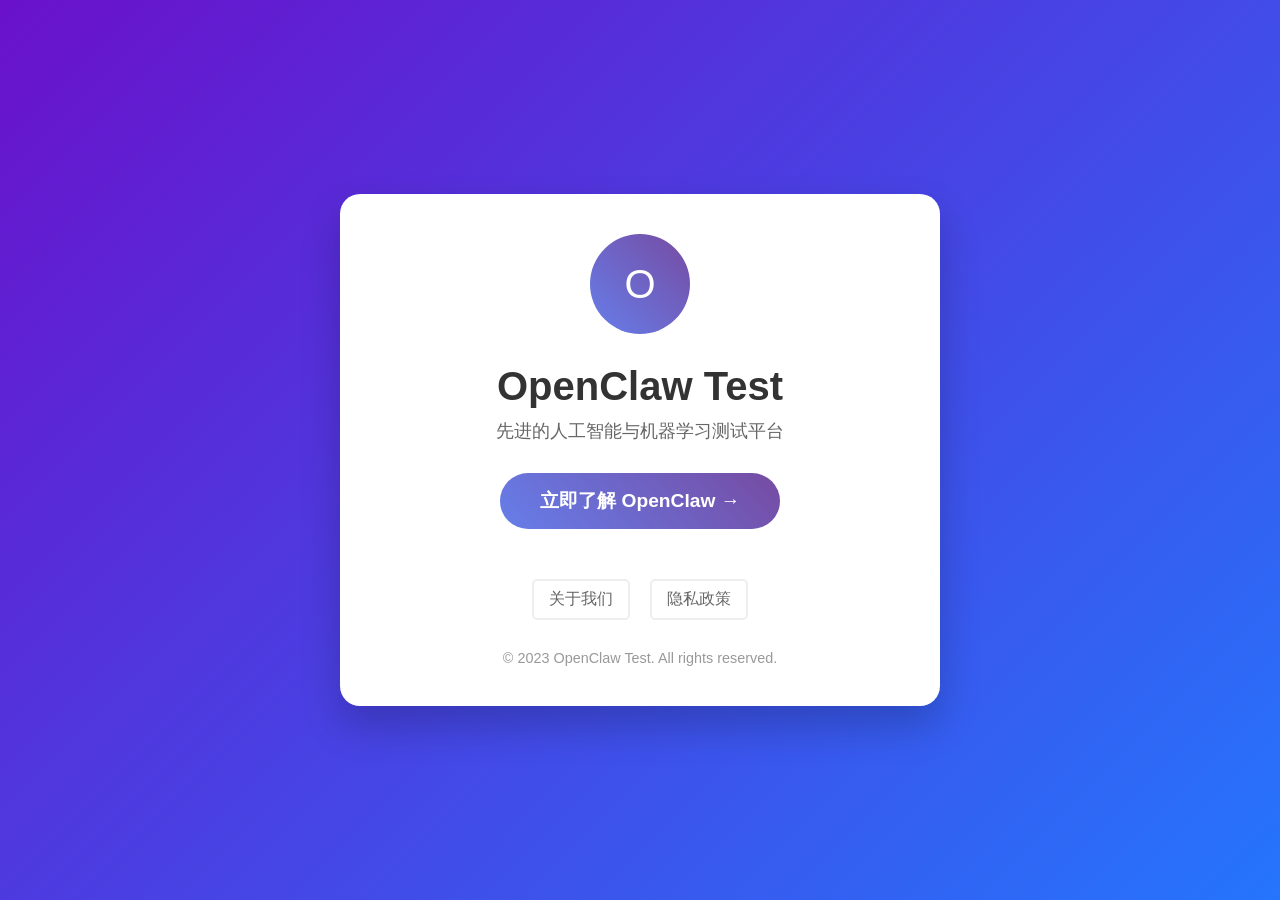
<file: index.html>
<!DOCTYPE html>
<html lang="zh-CN">
<head>
    <meta charset="UTF-8">
    <meta name="viewport" content="width=device-width, initial-scale=1.0">
    <title>OpenClaw - 主页</title>
    <style>
        * {
            margin: 0;
            padding: 0;
            box-sizing: border-box;
        }
        
        body {
            font-family: 'Segoe UI', Tahoma, Geneva, Verdana, sans-serif;
            background: linear-gradient(135deg, #6a11cb 0%, #2575fc 100%);
            min-height: 100vh;
            display: flex;
            justify-content: center;
            align-items: center;
            padding: 20px;
        }
        
        .main-container {
            background: white;
            border-radius: 20px;
            padding: 40px;
            box-shadow: 0 20px 40px rgba(0,0,0,0.2);
            text-align: center;
            max-width: 600px;
            width: 100%;
        }
        
        .logo {
            width: 100px;
            height: 100px;
            background: linear-gradient(45deg, #667eea, #764ba2);
            border-radius: 50%;
            margin: 0 auto 30px;
            display: flex;
            align-items: center;
            justify-content: center;
            font-size: 40px;
            color: white;
        }
        
        h1 {
            color: #333;
            margin-bottom: 10px;
            font-size: 2.5em;
        }
        
        .subtitle {
            color: #666;
            margin-bottom: 30px;
            font-size: 1.1em;
        }
        
        .intro-link {
            display: inline-block;
            background: linear-gradient(45deg, #667eea, #764ba2);
            color: white;
            padding: 15px 40px;
            border-radius: 50px;
            text-decoration: none;
            font-size: 1.2em;
            font-weight: 600;
            transition: transform 0.3s, box-shadow 0.3s;
            margin-bottom: 20px;
        }
        
        .intro-link:hover {
            transform: translateY(-3px);
            box-shadow: 0 10px 20px rgba(0,0,0,0.2);
        }
        
        .other-links {
            margin-top: 30px;
            display: flex;
            justify-content: center;
            gap: 20px;
            flex-wrap: wrap;
        }
        
        .other-links a {
            color: #666;
            text-decoration: none;
            padding: 8px 15px;
            border: 2px solid #eee;
            border-radius: 5px;
            transition: all 0.3s;
        }
        
        .other-links a:hover {
            border-color: #667eea;
            color: #667eea;
        }
        
        .footer {
            margin-top: 30px;
            color: #999;
            font-size: 0.9em;
        }
    </style>
</head>
<body>
    <div class="main-container">
        <div class="logo">O</div>
        <h1>OpenClaw Test</h1>
        <p class="subtitle">先进的人工智能与机器学习测试平台</p>
        
        <a href="openclaw-intro.html" class="intro-link">
            立即了解 OpenClaw →
        </a>
        
        <div class="other-links">
            <a href="about.html">关于我们</a>
            <a href="privacy-policy.html">隐私政策</a>
        </div>
        
        <div class="footer">
            <p>© 2023 OpenClaw Test. All rights reserved.</p>
        </div>
    </div>
    
    <!-- 自动重定向（备用） -->
    <script>
        // 如果用户5秒后还没有点击，自动重定向
        setTimeout(function() {
            window.location.href = "openclaw-intro.html";
        }, 5000);
    </script>
</body>
</html>
</file>
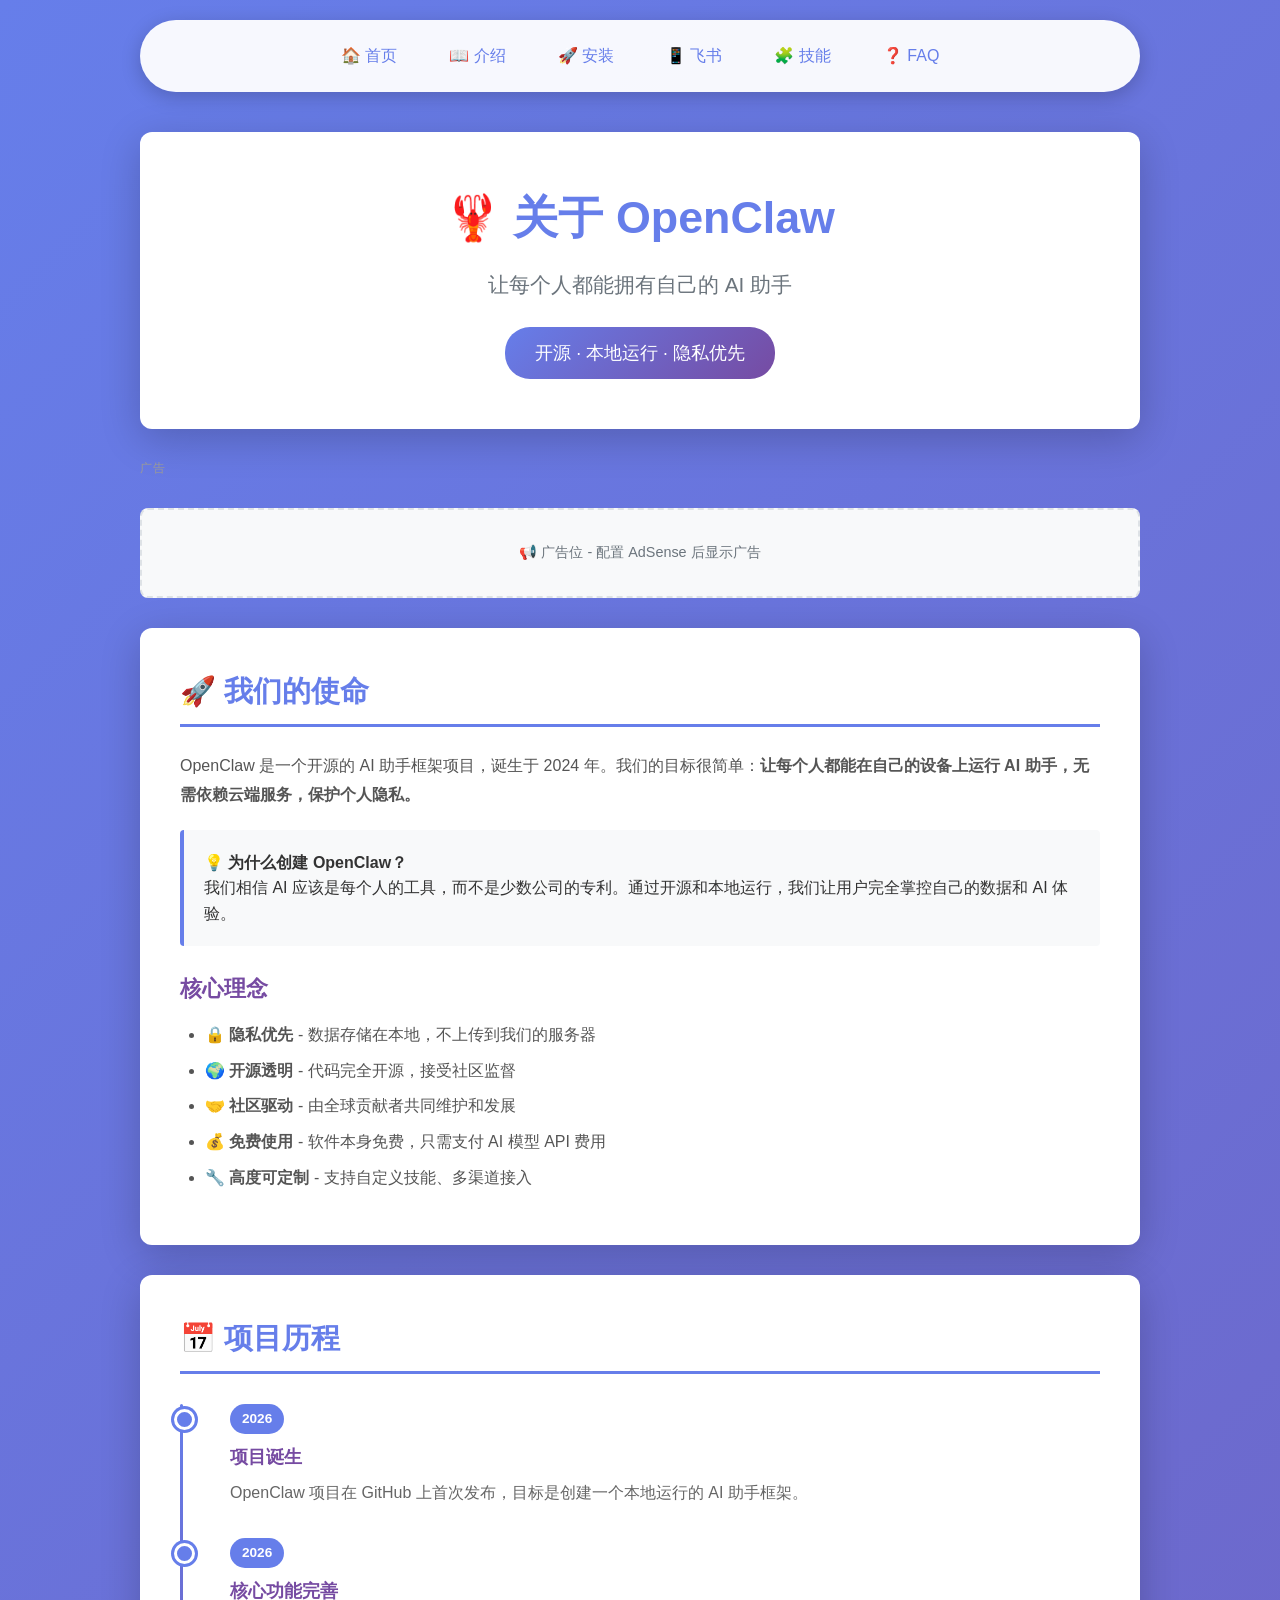
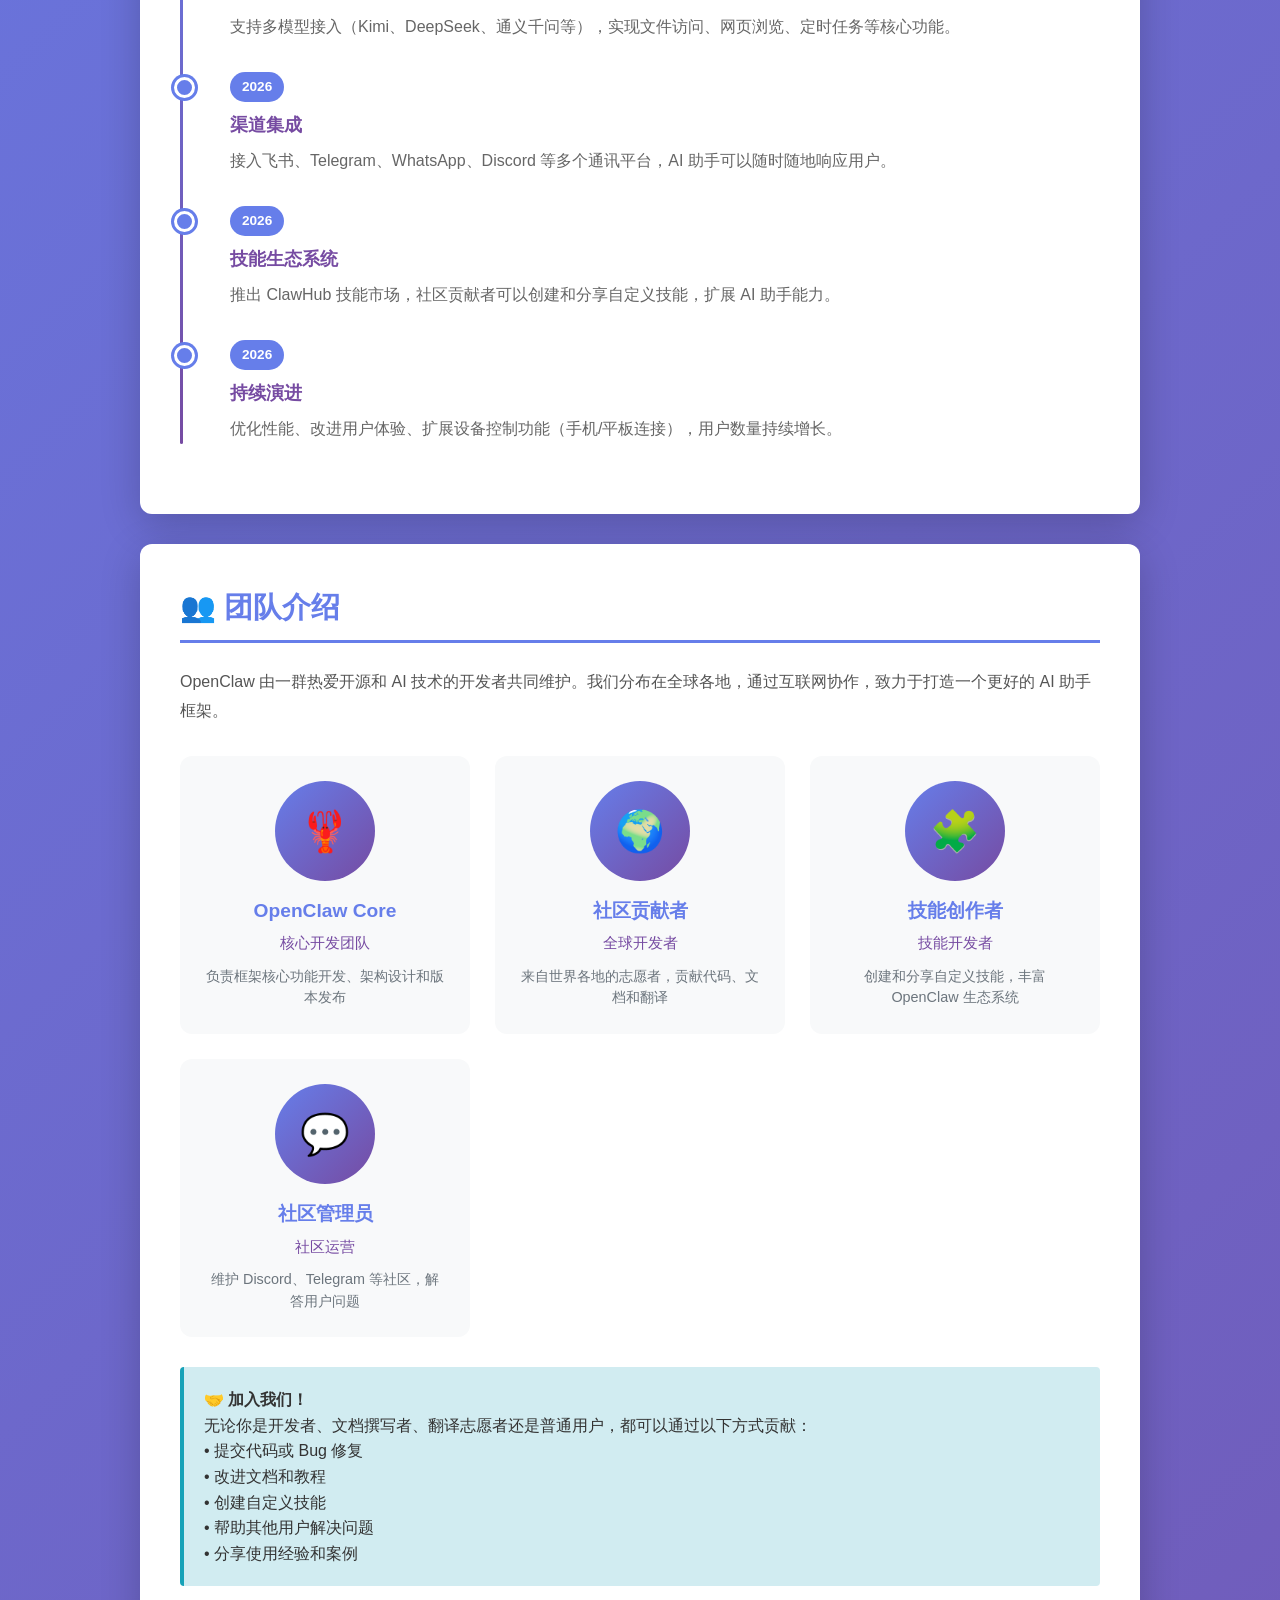
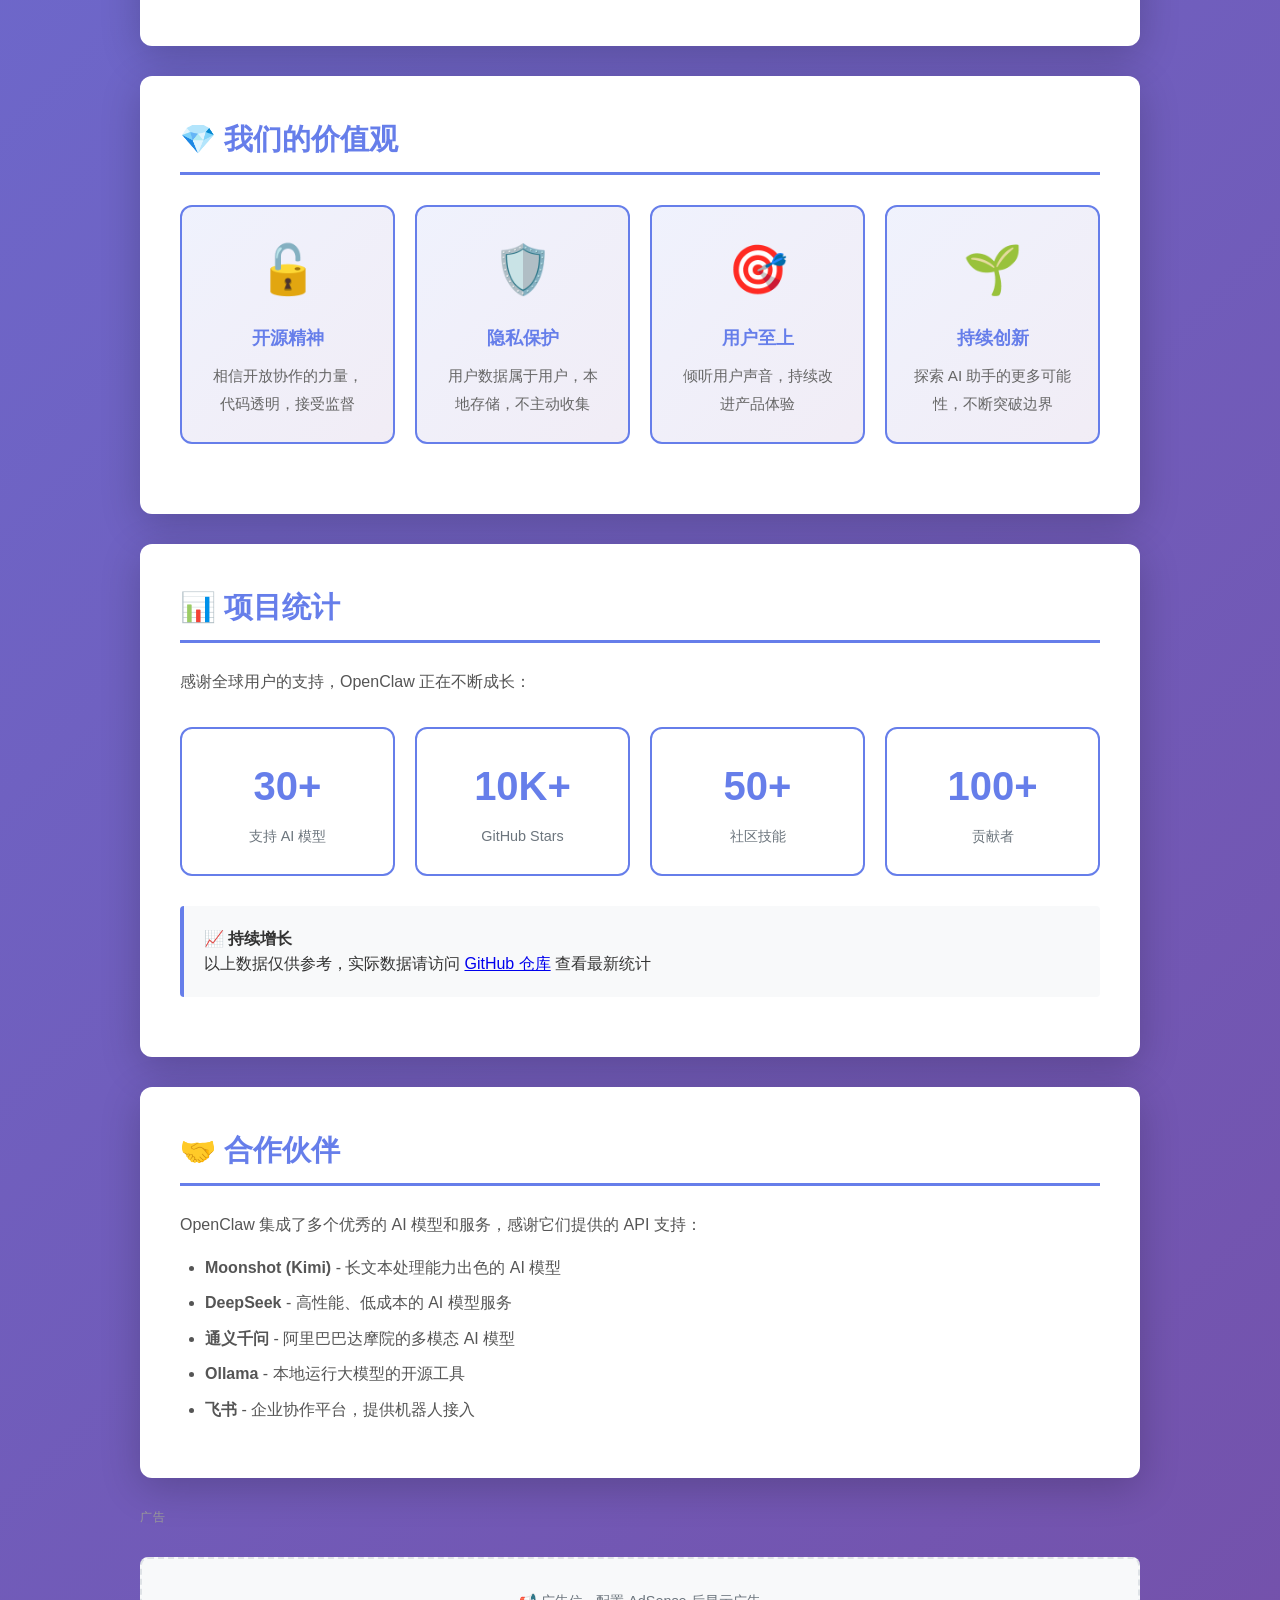
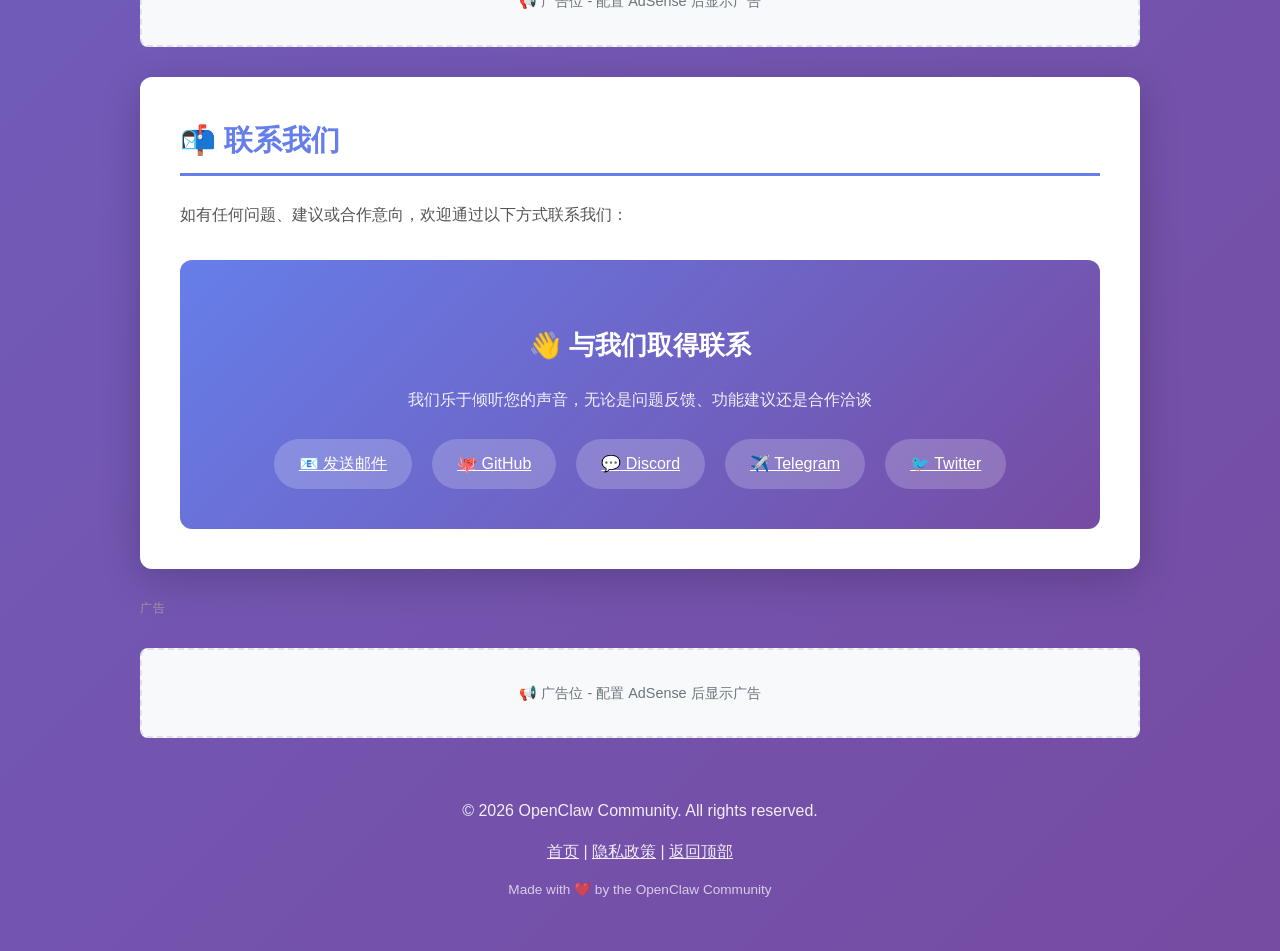
<file: about.html>
<!DOCTYPE html>
<html lang="zh-CN">
<head>
    <meta charset="UTF-8">
    <meta name="viewport" content="width=device-width, initial-scale=1.0">
    <title>关于我们 - OpenClaw</title>
    
    <!-- SEO Meta Tags -->
    <meta name="description" content="了解 OpenClaw 团队 - 致力于开发开源、本地运行的 AI 助手框架，让每个人都能拥有自己的 AI 助手">
    <meta name="keywords" content="OpenClaw 团队，开源 AI, 本地 AI, 关于我们，项目介绍">
    <meta name="robots" content="index, follow">
    
    <!-- Google AdSense 验证代码（替换为你的实际代码） -->
    <meta name="google-adsense-account" content="ca-pub-XXXXXXXXXXXXXXXX">
    
    <style>
        * {
            margin: 0;
            padding: 0;
            box-sizing: border-box;
        }
        
        html {
            scroll-behavior: smooth;
        }
        
        body {
            font-family: -apple-system, BlinkMacSystemFont, "Segoe UI", Roboto, "Helvetica Neue", Arial, sans-serif;
            line-height: 1.6;
            color: #333;
            background: linear-gradient(135deg, #667eea 0%, #764ba2 100%);
            min-height: 100vh;
            padding: 20px;
        }
        
        .container {
            max-width: 1000px;
            margin: 0 auto;
        }
        
        /* 导航栏 */
        .nav {
            background: rgba(255,255,255,0.95);
            border-radius: 50px;
            padding: 15px 30px;
            margin-bottom: 40px;
            box-shadow: 0 5px 20px rgba(0,0,0,0.2);
            display: flex;
            justify-content: center;
            flex-wrap: wrap;
            gap: 20px;
        }
        
        .nav a {
            color: #667eea;
            text-decoration: none;
            padding: 8px 16px;
            border-radius: 20px;
            transition: all 0.3s;
            font-weight: 500;
        }
        
        .nav a:hover {
            background: #667eea;
            color: white;
        }
        
        /* 页头 */
        .header {
            background: white;
            border-radius: 12px;
            padding: 50px;
            margin-bottom: 30px;
            box-shadow: 0 10px 40px rgba(0,0,0,0.2);
            text-align: center;
        }
        
        .header h1 {
            color: #667eea;
            font-size: 2.8em;
            margin-bottom: 15px;
        }
        
        .header .subtitle {
            color: #6c757d;
            font-size: 1.3em;
            margin-bottom: 25px;
        }
        
        .header .tagline {
            background: linear-gradient(135deg, #667eea, #764ba2);
            color: white;
            padding: 12px 30px;
            border-radius: 25px;
            display: inline-block;
            font-size: 1.1em;
            font-weight: 500;
        }
        
        /* 内容区块 */
        .section {
            background: white;
            border-radius: 12px;
            padding: 40px;
            margin-bottom: 30px;
            box-shadow: 0 10px 40px rgba(0,0,0,0.2);
        }
        
        .section h2 {
            color: #667eea;
            border-bottom: 3px solid #667eea;
            padding-bottom: 10px;
            margin-bottom: 25px;
            font-size: 1.8em;
        }
        
        .section h3 {
            color: #764ba2;
            margin: 25px 0 15px 0;
            font-size: 1.4em;
        }
        
        .section p {
            margin-bottom: 15px;
            line-height: 1.8;
            color: #555;
        }
        
        .section ul, .section ol {
            margin-left: 25px;
            margin-bottom: 15px;
        }
        
        .section li {
            margin-bottom: 10px;
            color: #555;
        }
        
        /* 团队卡片 */
        .team-grid {
            display: grid;
            grid-template-columns: repeat(auto-fit, minmax(250px, 1fr));
            gap: 25px;
            margin: 30px 0;
        }
        
        .team-card {
            background: #f8f9fa;
            border-radius: 12px;
            padding: 25px;
            text-align: center;
            transition: transform 0.3s, box-shadow 0.3s;
        }
        
        .team-card:hover {
            transform: translateY(-5px);
            box-shadow: 0 10px 30px rgba(102, 126, 234, 0.3);
        }
        
        .team-avatar {
            width: 100px;
            height: 100px;
            border-radius: 50%;
            background: linear-gradient(135deg, #667eea, #764ba2);
            margin: 0 auto 15px;
            display: flex;
            align-items: center;
            justify-content: center;
            font-size: 2.5em;
            color: white;
        }
        
        .team-card h4 {
            color: #667eea;
            margin-bottom: 5px;
            font-size: 1.2em;
        }
        
        .team-card .role {
            color: #764ba2;
            font-size: 0.95em;
            margin-bottom: 10px;
        }
        
        .team-card .bio {
            color: #6c757d;
            font-size: 0.9em;
            line-height: 1.5;
        }
        
        /* 时间线 */
        .timeline {
            position: relative;
            padding-left: 30px;
            margin: 30px 0;
        }
        
        .timeline::before {
            content: '';
            position: absolute;
            left: 0;
            top: 0;
            bottom: 0;
            width: 3px;
            background: linear-gradient(180deg, #667eea, #764ba2);
            border-radius: 3px;
        }
        
        .timeline-item {
            position: relative;
            margin-bottom: 30px;
            padding-left: 20px;
        }
        
        .timeline-item::before {
            content: '';
            position: absolute;
            left: -36px;
            top: 5px;
            width: 15px;
            height: 15px;
            border-radius: 50%;
            background: #667eea;
            border: 3px solid white;
            box-shadow: 0 0 0 3px #667eea;
        }
        
        .timeline-item:last-child {
            margin-bottom: 0;
        }
        
        .timeline-item .year {
            display: inline-block;
            background: #667eea;
            color: white;
            padding: 4px 12px;
            border-radius: 20px;
            font-size: 0.85em;
            font-weight: 600;
            margin-bottom: 8px;
        }
        
        .timeline-item h4 {
            color: #764ba2;
            margin-bottom: 8px;
            font-size: 1.15em;
        }
        
        .timeline-item p {
            color: #666;
            margin-bottom: 0;
        }
        
        /* 价值观 */
        .values-grid {
            display: grid;
            grid-template-columns: repeat(auto-fit, minmax(200px, 1fr));
            gap: 20px;
            margin: 30px 0;
        }
        
        .value-card {
            background: linear-gradient(135deg, rgba(102, 126, 234, 0.1), rgba(118, 75, 162, 0.1));
            border: 2px solid #667eea;
            border-radius: 12px;
            padding: 25px;
            text-align: center;
        }
        
        .value-card .icon {
            font-size: 3em;
            margin-bottom: 15px;
        }
        
        .value-card h4 {
            color: #667eea;
            margin-bottom: 10px;
            font-size: 1.1em;
        }
        
        .value-card p {
            color: #666;
            font-size: 0.95em;
            margin-bottom: 0;
        }
        
        /* 统计数据 */
        .stats-grid {
            display: grid;
            grid-template-columns: repeat(auto-fit, minmax(150px, 1fr));
            gap: 20px;
            margin: 30px 0;
        }
        
        .stat-card {
            background: white;
            border: 2px solid #667eea;
            border-radius: 12px;
            padding: 25px;
            text-align: center;
        }
        
        .stat-number {
            font-size: 2.5em;
            font-weight: bold;
            color: #667eea;
            display: block;
            margin-bottom: 5px;
        }
        
        .stat-label {
            color: #6c757d;
            font-size: 0.9em;
        }
        
        /* 高亮框 */
        .highlight-box {
            background: #f8f9fa;
            border-left: 4px solid #667eea;
            padding: 20px;
            margin: 20px 0;
            border-radius: 4px;
        }
        
        .info-box {
            background: #d1ecf1;
            border-left: 4px solid #17a2b8;
            padding: 20px;
            margin: 20px 0;
            border-radius: 4px;
        }
        
        /* 广告位优化样式 */
        .ad-container {
            margin: 30px auto;
            text-align: center;
            min-height: 90px;
            background: #f8f9fa;
            border: 2px dashed #dee2e6;
            border-radius: 8px;
            padding: 20px;
            display: flex;
            align-items: center;
            justify-content: center;
            color: #6c757d;
            font-size: 0.9em;
            transition: all 0.3s;
        }
        
        .ad-container:hover {
            border-color: #667eea;
            background: rgba(102, 126, 234, 0.05);
        }
        
        .ad-container::before {
            content: "📢 广告位 - 配置 AdSense 后显示广告";
        }
        
        .ad-label {
            font-size: 0.75em;
            color: #999;
            margin-bottom: 5px;
            text-transform: uppercase;
            letter-spacing: 1px;
        }
        
        /* 联系框 */
        .contact-box {
            background: linear-gradient(135deg, #667eea, #764ba2);
            color: white;
            padding: 40px;
            border-radius: 12px;
            text-align: center;
            margin-top: 30px;
        }
        
        .contact-box h3 {
            color: white;
            margin-bottom: 20px;
            font-size: 1.6em;
        }
        
        .contact-box p {
            color: rgba(255,255,255,0.9);
            margin-bottom: 15px;
        }
        
        .contact-box a {
            color: white;
            text-decoration: underline;
        }
        
        .contact-links {
            display: flex;
            justify-content: center;
            flex-wrap: wrap;
            gap: 20px;
            margin-top: 25px;
        }
        
        .contact-link {
            background: rgba(255,255,255,0.2);
            padding: 12px 25px;
            border-radius: 25px;
            text-decoration: none;
            color: white;
            transition: all 0.3s;
        }
        
        .contact-link:hover {
            background: rgba(255,255,255,0.3);
            transform: translateY(-2px);
        }
        
        /* 页脚 */
        .footer {
            text-align: center;
            color: white;
            padding: 30px;
            opacity: 0.9;
        }
        
        .footer a {
            color: white;
            text-decoration: underline;
        }
        
        /* 返回顶部 */
        .back-to-top {
            position: fixed;
            bottom: 30px;
            right: 30px;
            background: #667eea;
            color: white;
            width: 50px;
            height: 50px;
            border-radius: 50%;
            display: flex;
            align-items: center;
            justify-content: center;
            cursor: pointer;
            box-shadow: 0 5px 20px rgba(0,0,0,0.3);
            transition: all 0.3s;
            text-decoration: none;
            font-size: 1.5em;
        }
        
        .back-to-top:hover {
            background: #764ba2;
            transform: translateY(-5px);
        }
        
        /* 移动端适配 */
        @media (max-width: 768px) {
            body {
                padding: 10px;
            }
            
            .header {
                padding: 30px 20px;
            }
            
            .header h1 {
                font-size: 2em;
            }
            
            .section {
                padding: 25px;
            }
            
            .team-grid {
                grid-template-columns: 1fr;
            }
            
            .nav {
                flex-direction: column;
                align-items: center;
            }
        }
        
        /* 打印样式 */
        @media print {
            body {
                background: white !important;
                color: black !important;
            }
            
            .nav, .back-to-top, .ad-container {
                display: none;
            }
        }
        
        /* 动画效果 */
        @keyframes fadeIn {
            from { opacity: 0; transform: translateY(20px); }
            to { opacity: 1; transform: translateY(0); }
        }
        
        .section {
            animation: fadeIn 0.6s ease-out;
        }
        
        .section:nth-child(2) { animation-delay: 0.1s; }
        .section:nth-child(3) { animation-delay: 0.2s; }
        .section:nth-child(4) { animation-delay: 0.3s; }
        .section:nth-child(5) { animation-delay: 0.4s; }
    </style>
</head>
<body>
    <div class="container">
        <!-- 导航栏 -->
        <nav class="nav">
            <a href="openclaw-intro.html#intro">🏠 首页</a>
            <a href="openclaw-intro.html#intro">📖 介绍</a>
            <a href="openclaw-intro.html#install">🚀 安装</a>
            <a href="openclaw-intro.html#feishu">📱 飞书</a>
            <a href="openclaw-intro.html#skills">🧩 技能</a>
            <a href="openclaw-intro.html#faq">❓ FAQ</a>
        </nav>
        
        <!-- 页头 -->
        <div class="header">
            <h1>🦞 关于 OpenClaw</h1>
            <p class="subtitle">让每个人都能拥有自己的 AI 助手</p>
            <span class="tagline">开源 · 本地运行 · 隐私优先</span>
        </div>
        
        <!-- 顶部广告位 -->
        <div class="ad-label">广告</div>
        <div class="ad-container">
            <!-- 替换为 AdSense 代码 -->
            <!--
            <script async src="https://pagead2.googlesyndication.com/pagead/js/adsbygoogle.js?client=ca-pub-XXXXXXXXXXXXXXXX" crossorigin="anonymous"></script>
            <ins class="adsbygoogle" style="display:block" data-ad-client="ca-pub-XXXXXXXXXXXXXXXX" data-ad-slot="1234567890" data-ad-format="auto" data-full-width-responsive="true"></ins>
            <script>(adsbygoogle = window.adsbygoogle || []).push({});</script>
            -->
        </div>
        
        <!-- 项目介绍 -->
        <div class="section" id="about">
            <h2>🚀 我们的使命</h2>
            <p>OpenClaw 是一个开源的 AI 助手框架项目，诞生于 2024 年。我们的目标很简单：<strong>让每个人都能在自己的设备上运行 AI 助手，无需依赖云端服务，保护个人隐私。</strong></p>
            
            <div class="highlight-box">
                <strong>💡 为什么创建 OpenClaw？</strong><br>
                我们相信 AI 应该是每个人的工具，而不是少数公司的专利。通过开源和本地运行，我们让用户完全掌控自己的数据和 AI 体验。
            </div>
            
            <h3>核心理念</h3>
            <ul>
                <li><strong>🔒 隐私优先</strong> - 数据存储在本地，不上传到我们的服务器</li>
                <li><strong>🌍 开源透明</strong> - 代码完全开源，接受社区监督</li>
                <li><strong>🤝 社区驱动</strong> - 由全球贡献者共同维护和发展</li>
                <li><strong>💰 免费使用</strong> - 软件本身免费，只需支付 AI 模型 API 费用</li>
                <li><strong>🔧 高度可定制</strong> - 支持自定义技能、多渠道接入</li>
            </ul>
        </div>
        
        <!-- 项目历程 -->
        <div class="section" id="history">
            <h2>📅 项目历程</h2>
            
            <div class="timeline">
                <div class="timeline-item">
                    <span class="year">2024 年初</span>
                    <h4>项目诞生</h4>
                    <p>OpenClaw 项目在 GitHub 上首次发布，目标是创建一个本地运行的 AI 助手框架。</p>
                </div>
                
                <div class="timeline-item">
                    <span class="year">2024 年中</span>
                    <h4>核心功能完善</h4>
                    <p>支持多模型接入（Kimi、DeepSeek、通义千问等），实现文件访问、网页浏览、定时任务等核心功能。</p>
                </div>
                
                <div class="timeline-item">
                    <span class="year">2024 年末</span>
                    <h4>渠道集成</h4>
                    <p>接入飞书、Telegram、WhatsApp、Discord 等多个通讯平台，AI 助手可以随时随地响应用户。</p>
                </div>
                
                <div class="timeline-item">
                    <span class="year">2025 年</span>
                    <h4>技能生态系统</h4>
                    <p>推出 ClawHub 技能市场，社区贡献者可以创建和分享自定义技能，扩展 AI 助手能力。</p>
                </div>
                
                <div class="timeline-item">
                    <span class="year">2026 年</span>
                    <h4>持续演进</h4>
                    <p>优化性能、改进用户体验、扩展设备控制功能（手机/平板连接），用户数量持续增长。</p>
                </div>
            </div>
        </div>
        
        <!-- 团队介绍 -->
        <div class="section" id="team">
            <h2>👥 团队介绍</h2>
            <p>OpenClaw 由一群热爱开源和 AI 技术的开发者共同维护。我们分布在全球各地，通过互联网协作，致力于打造一个更好的 AI 助手框架。</p>
            
            <div class="team-grid">
                <div class="team-card">
                    <div class="team-avatar">🦞</div>
                    <h4>OpenClaw Core</h4>
                    <div class="role">核心开发团队</div>
                    <div class="bio">负责框架核心功能开发、架构设计和版本发布</div>
                </div>
                
                <div class="team-card">
                    <div class="team-avatar">🌍</div>
                    <h4>社区贡献者</h4>
                    <div class="role">全球开发者</div>
                    <div class="bio">来自世界各地的志愿者，贡献代码、文档和翻译</div>
                </div>
                
                <div class="team-card">
                    <div class="team-avatar">🧩</div>
                    <h4>技能创作者</h4>
                    <div class="role">技能开发者</div>
                    <div class="bio">创建和分享自定义技能，丰富 OpenClaw 生态系统</div>
                </div>
                
                <div class="team-card">
                    <div class="team-avatar">💬</div>
                    <h4>社区管理员</h4>
                    <div class="role">社区运营</div>
                    <div class="bio">维护 Discord、Telegram 等社区，解答用户问题</div>
                </div>
            </div>
            
            <div class="info-box">
                <strong>🤝 加入我们！</strong><br>
                无论你是开发者、文档撰写者、翻译志愿者还是普通用户，都可以通过以下方式贡献：<br>
                • 提交代码或 Bug 修复<br>
                • 改进文档和教程<br>
                • 创建自定义技能<br>
                • 帮助其他用户解决问题<br>
                • 分享使用经验和案例
            </div>
        </div>
        
        <!-- 价值观 -->
        <div class="section" id="values">
            <h2>💎 我们的价值观</h2>
            
            <div class="values-grid">
                <div class="value-card">
                    <div class="icon">🔓</div>
                    <h4>开源精神</h4>
                    <p>相信开放协作的力量，代码透明，接受监督</p>
                </div>
                
                <div class="value-card">
                    <div class="icon">🛡️</div>
                    <h4>隐私保护</h4>
                    <p>用户数据属于用户，本地存储，不主动收集</p>
                </div>
                
                <div class="value-card">
                    <div class="icon">🎯</div>
                    <h4>用户至上</h4>
                    <p>倾听用户声音，持续改进产品体验</p>
                </div>
                
                <div class="value-card">
                    <div class="icon">🌱</div>
                    <h4>持续创新</h4>
                    <p>探索 AI 助手的更多可能性，不断突破边界</p>
                </div>
            </div>
        </div>
        
        <!-- 项目统计 -->
        <div class="section" id="stats">
            <h2>📊 项目统计</h2>
            <p>感谢全球用户的支持，OpenClaw 正在不断成长：</p>
            
            <div class="stats-grid">
                <div class="stat-card">
                    <span class="stat-number">30+</span>
                    <span class="stat-label">支持 AI 模型</span>
                </div>
                
                <div class="stat-card">
                    <span class="stat-number">10K+</span>
                    <span class="stat-label">GitHub Stars</span>
                </div>
                
                <div class="stat-card">
                    <span class="stat-number">50+</span>
                    <span class="stat-label">社区技能</span>
                </div>
                
                <div class="stat-card">
                    <span class="stat-number">100+</span>
                    <span class="stat-label">贡献者</span>
                </div>
            </div>
            
            <div class="highlight-box">
                <strong>📈 持续增长</strong><br>
                以上数据仅供参考，实际数据请访问 <a href="https://github.com/openclaw/openclaw" target="_blank">GitHub 仓库</a> 查看最新统计
            </div>
        </div>
        
        <!-- 合作伙伴 -->
        <div class="section" id="partners">
            <h2>🤝 合作伙伴</h2>
            <p>OpenClaw 集成了多个优秀的 AI 模型和服务，感谢它们提供的 API 支持：</p>
            
            <ul>
                <li><strong>Moonshot (Kimi)</strong> - 长文本处理能力出色的 AI 模型</li>
                <li><strong>DeepSeek</strong> - 高性能、低成本的 AI 模型服务</li>
                <li><strong>通义千问</strong> - 阿里巴巴达摩院的多模态 AI 模型</li>
                <li><strong>Ollama</strong> - 本地运行大模型的开源工具</li>
                <li><strong>飞书</strong> - 企业协作平台，提供机器人接入</li>
            </ul>
        </div>
        
        <!-- 中部广告位 -->
        <div class="ad-label">广告</div>
        <div class="ad-container">
            <!-- 替换为 AdSense 代码 -->
        </div>
        
        <!-- 联系方式 -->
        <div class="section" id="contact">
            <h2>📬 联系我们</h2>
            <p>如有任何问题、建议或合作意向，欢迎通过以下方式联系我们：</p>
            
            <div class="contact-box">
                <h3>👋 与我们取得联系</h3>
                <p>我们乐于倾听您的声音，无论是问题反馈、功能建议还是合作洽谈</p>
                
                <div class="contact-links">
                    <a href="mailto:hello@openclaw.ai" class="contact-link">📧 发送邮件</a>
                    <a href="https://github.com/openclaw/openclaw" target="_blank" class="contact-link">🐙 GitHub</a>
                    <a href="https://discord.com/invite/clawd" target="_blank" class="contact-link">💬 Discord</a>
                    <a href="https://t.me/openclaw" target="_blank" class="contact-link">✈️ Telegram</a>
                    <a href="https://twitter.com/openclaw" target="_blank" class="contact-link">🐦 Twitter</a>
                </div>
            </div>
        </div>
        
        <!-- 底部广告位 -->
        <div class="ad-label">广告</div>
        <div class="ad-container">
            <!-- 替换为 AdSense 代码 -->
        </div>
        
        <!-- 页脚 -->
        <footer class="footer">
            <p>© <span class="year">2026</span> OpenClaw Community. All rights reserved.</p>
            <p style="margin-top: 15px;">
                <a href="openclaw-intro.html#intro">首页</a> | 
                <a href="privacy-policy.html">隐私政策</a> | 
                <a href="#about">返回顶部</a>
            </p>
            <p style="margin-top: 15px; font-size: 0.85em; opacity: 0.8;">
                Made with ❤️ by the OpenClaw Community
            </p>
        </footer>
    </div>
    
    <!-- 返回顶部 -->
    <a href="#" class="back-to-top" title="返回顶部">↑</a>
    
    <script>
        // 平滑滚动
        document.querySelectorAll('a[href^="#"]').forEach(anchor => {
            anchor.addEventListener('click', function (e) {
                e.preventDefault();
                const target = document.querySelector(this.getAttribute('href'));
                if (target) {
                    target.scrollIntoView({
                        behavior: 'smooth',
                        block: 'start'
                    });
                }
            });
        });
        
        // 自动更新年份
        document.querySelectorAll('.year').forEach(span => {
            span.textContent = new Date().getFullYear();
        });
        
        // 返回顶部按钮显示/隐藏
        window.addEventListener('scroll', () => {
            const backToTop = document.querySelector('.back-to-top');
            if (window.scrollY > 300) {
                backToTop.style.opacity = '1';
                backToTop.style.pointerEvents = 'auto';
            } else {
                backToTop.style.opacity = '0';
                backToTop.style.pointerEvents = 'none';
            }
        });
    </script>
</body>
</html>
</file>
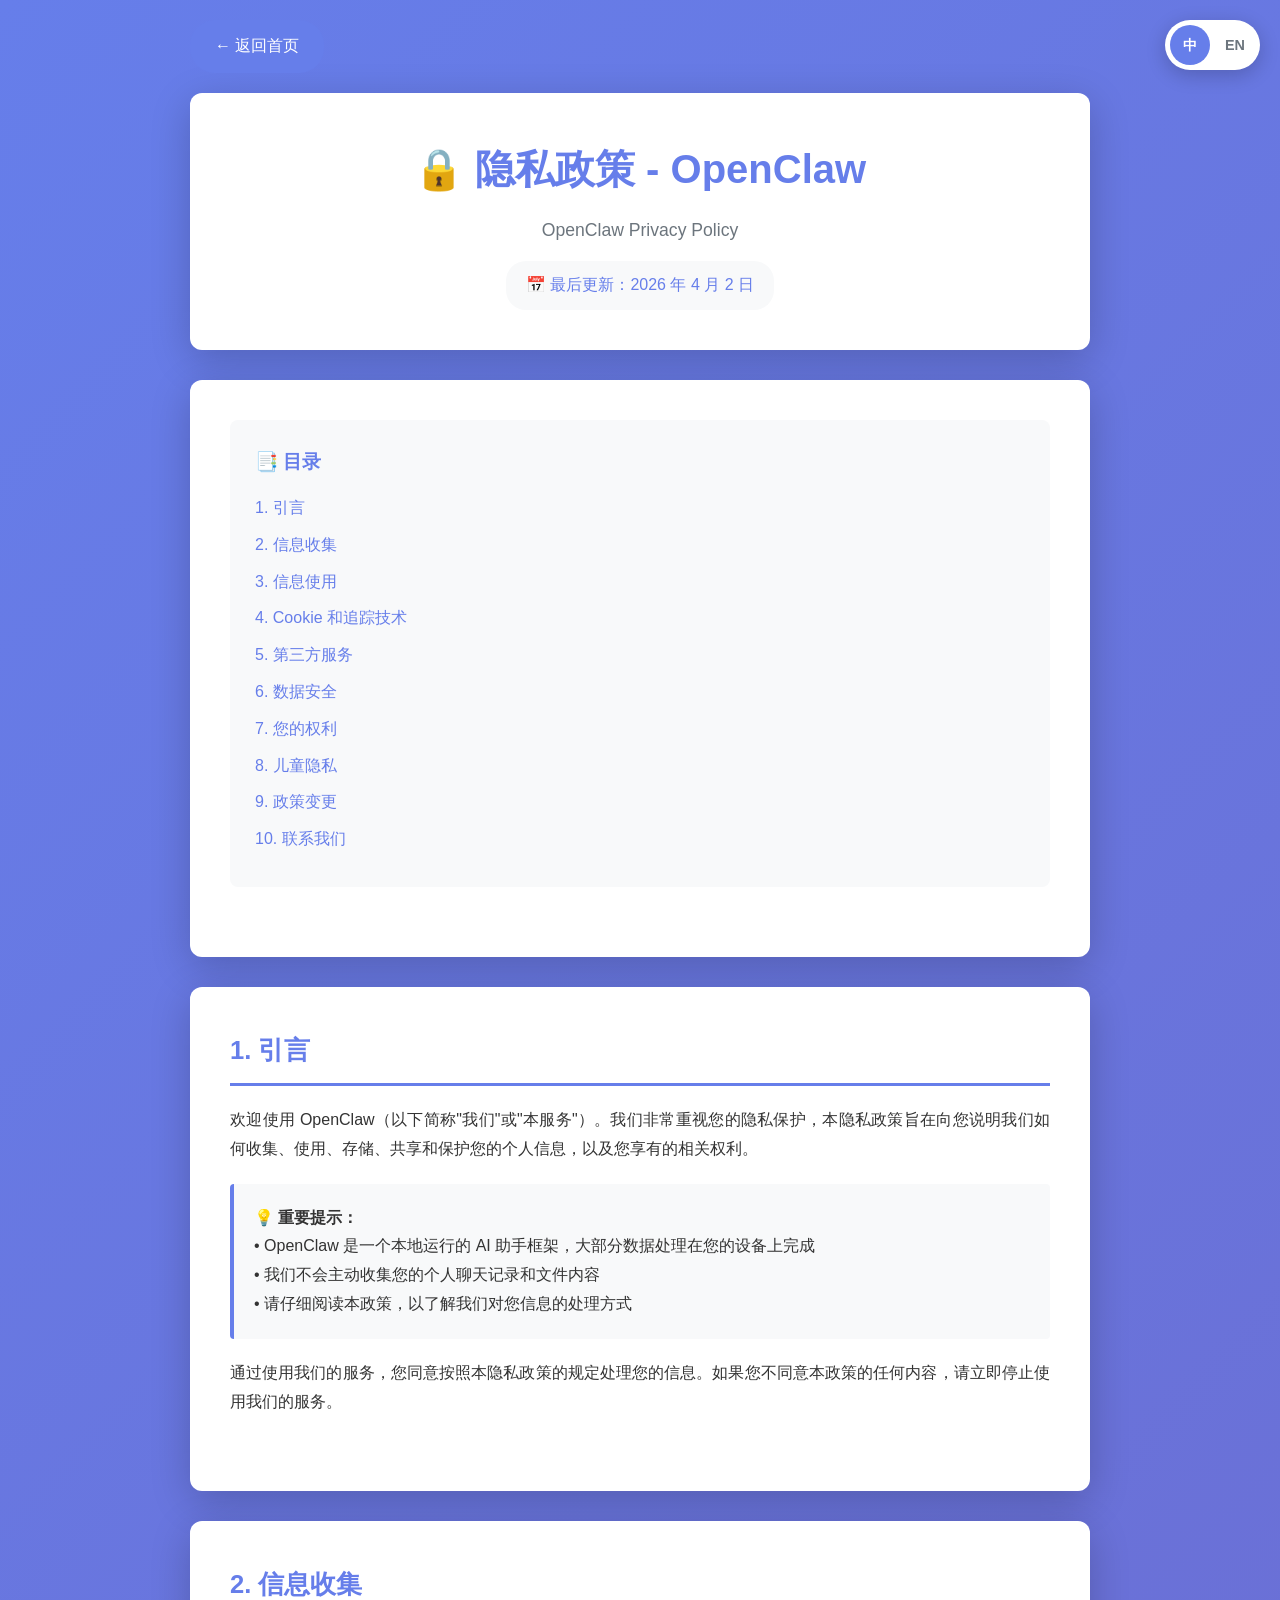
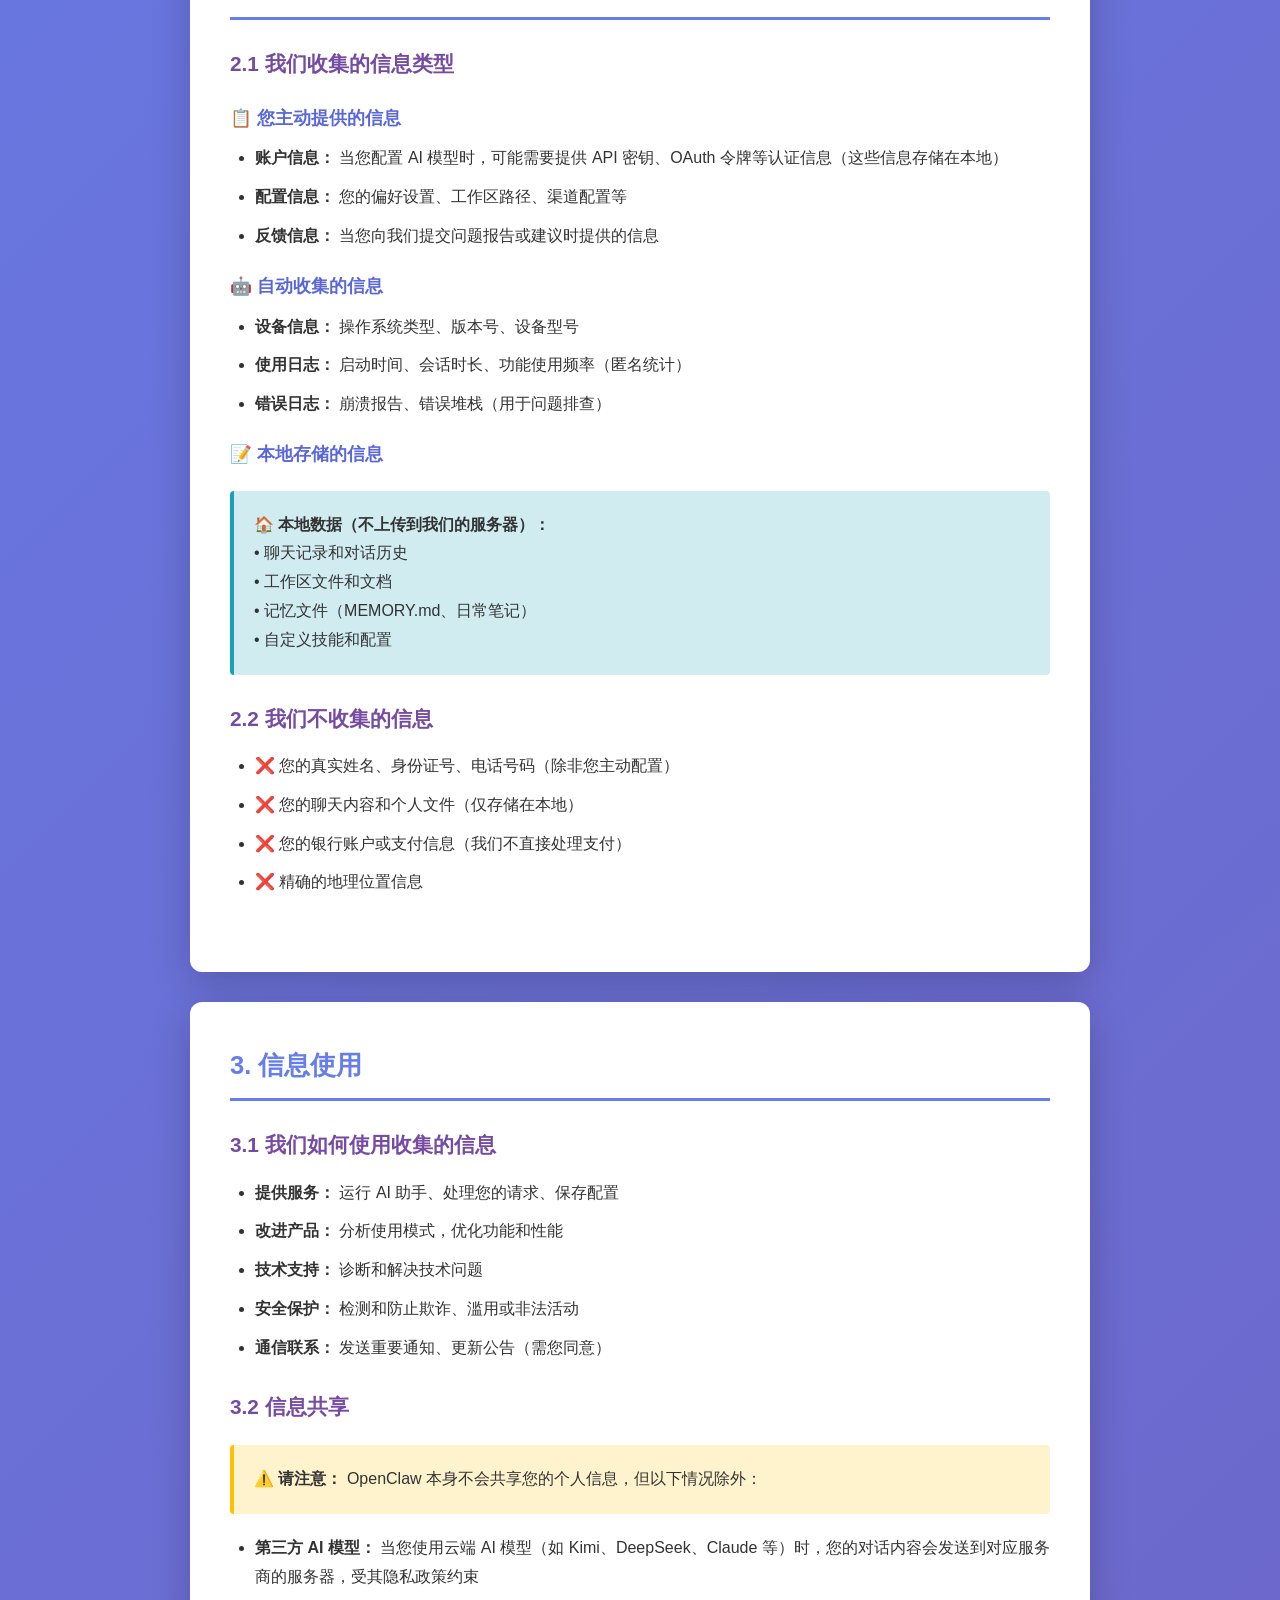
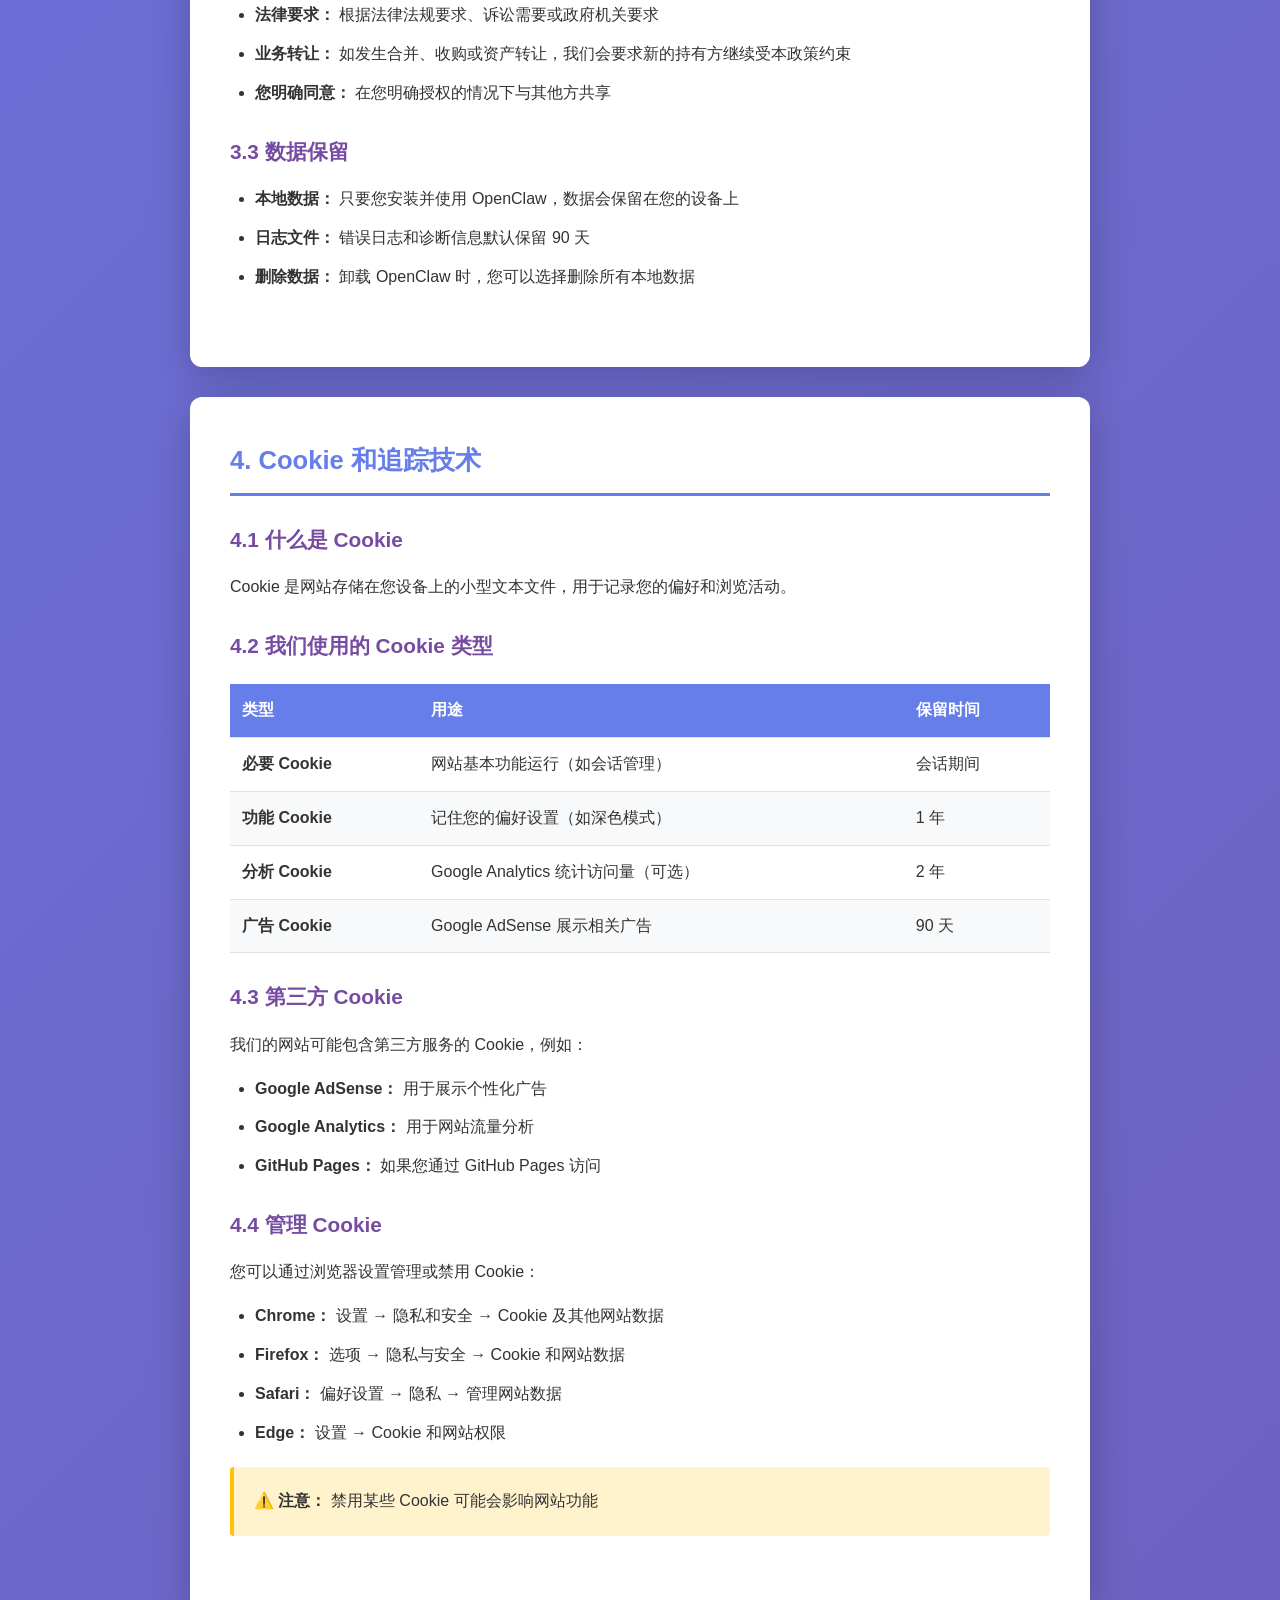
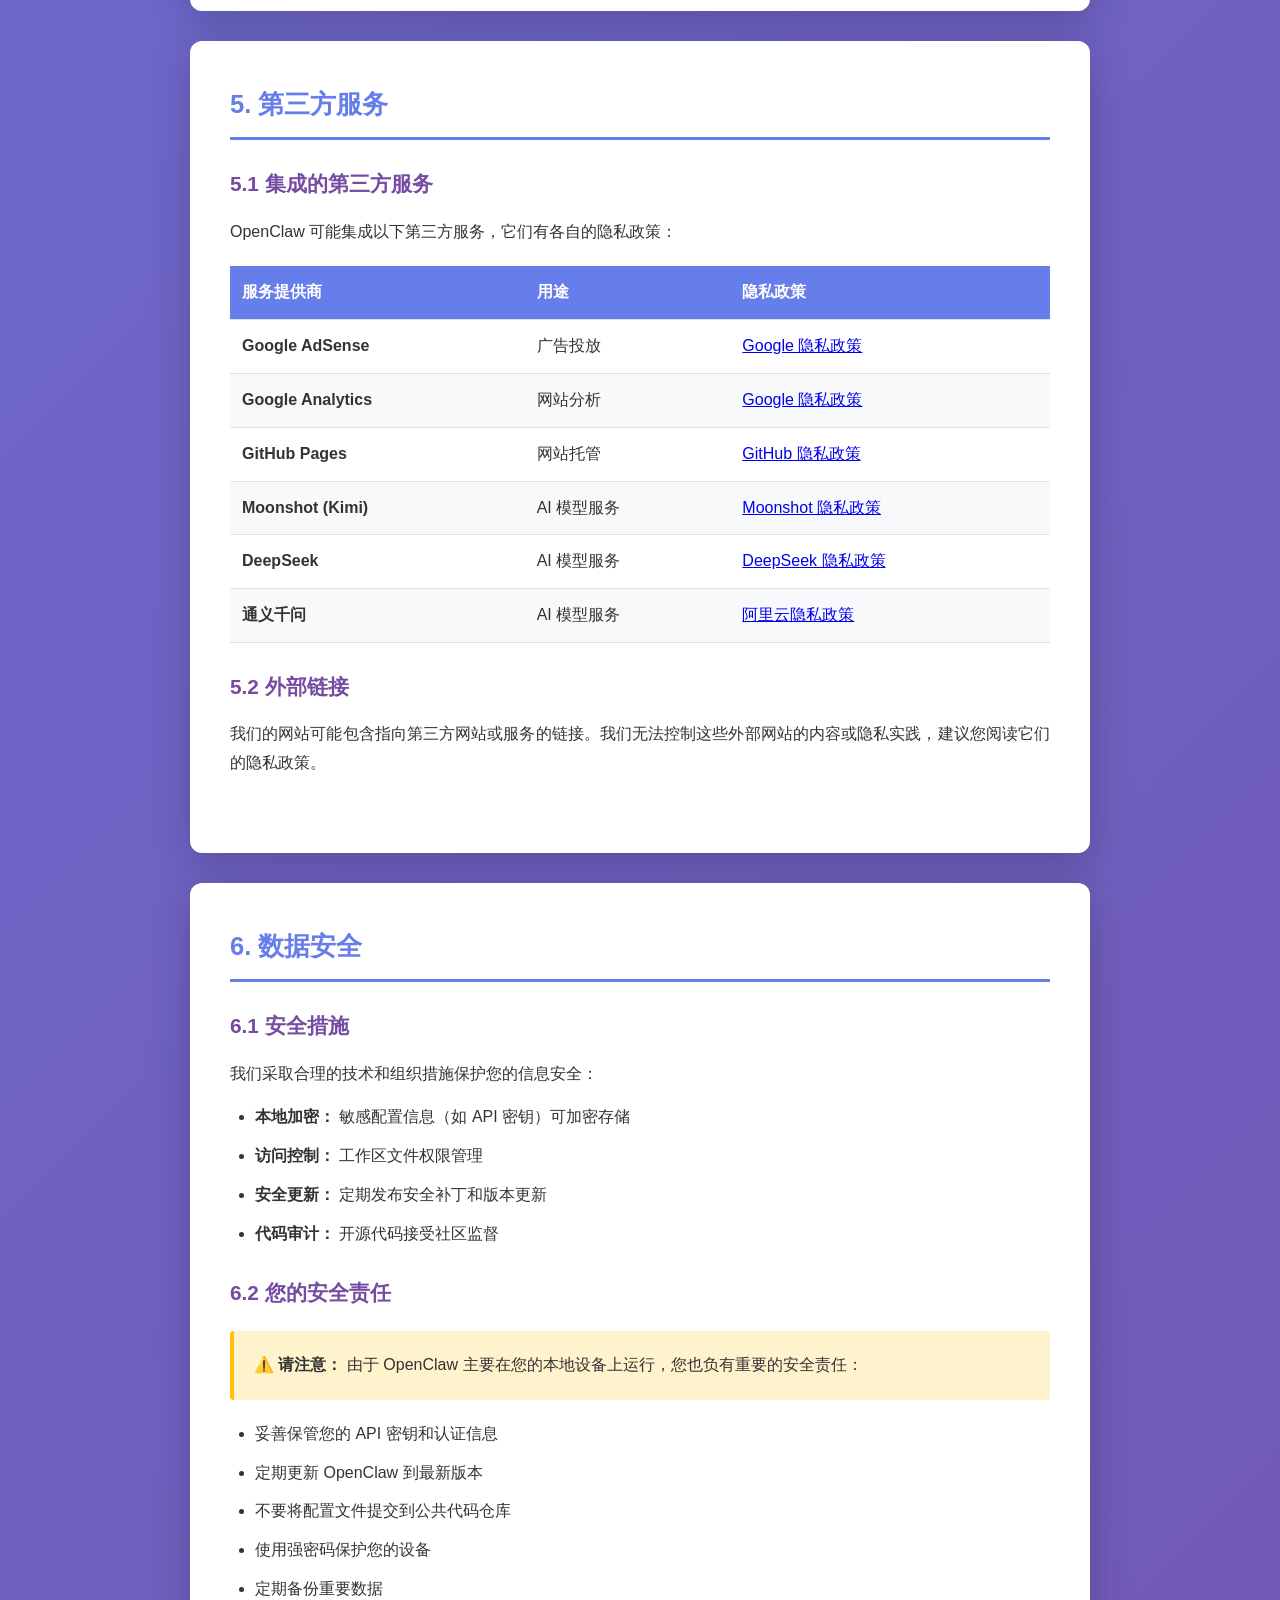
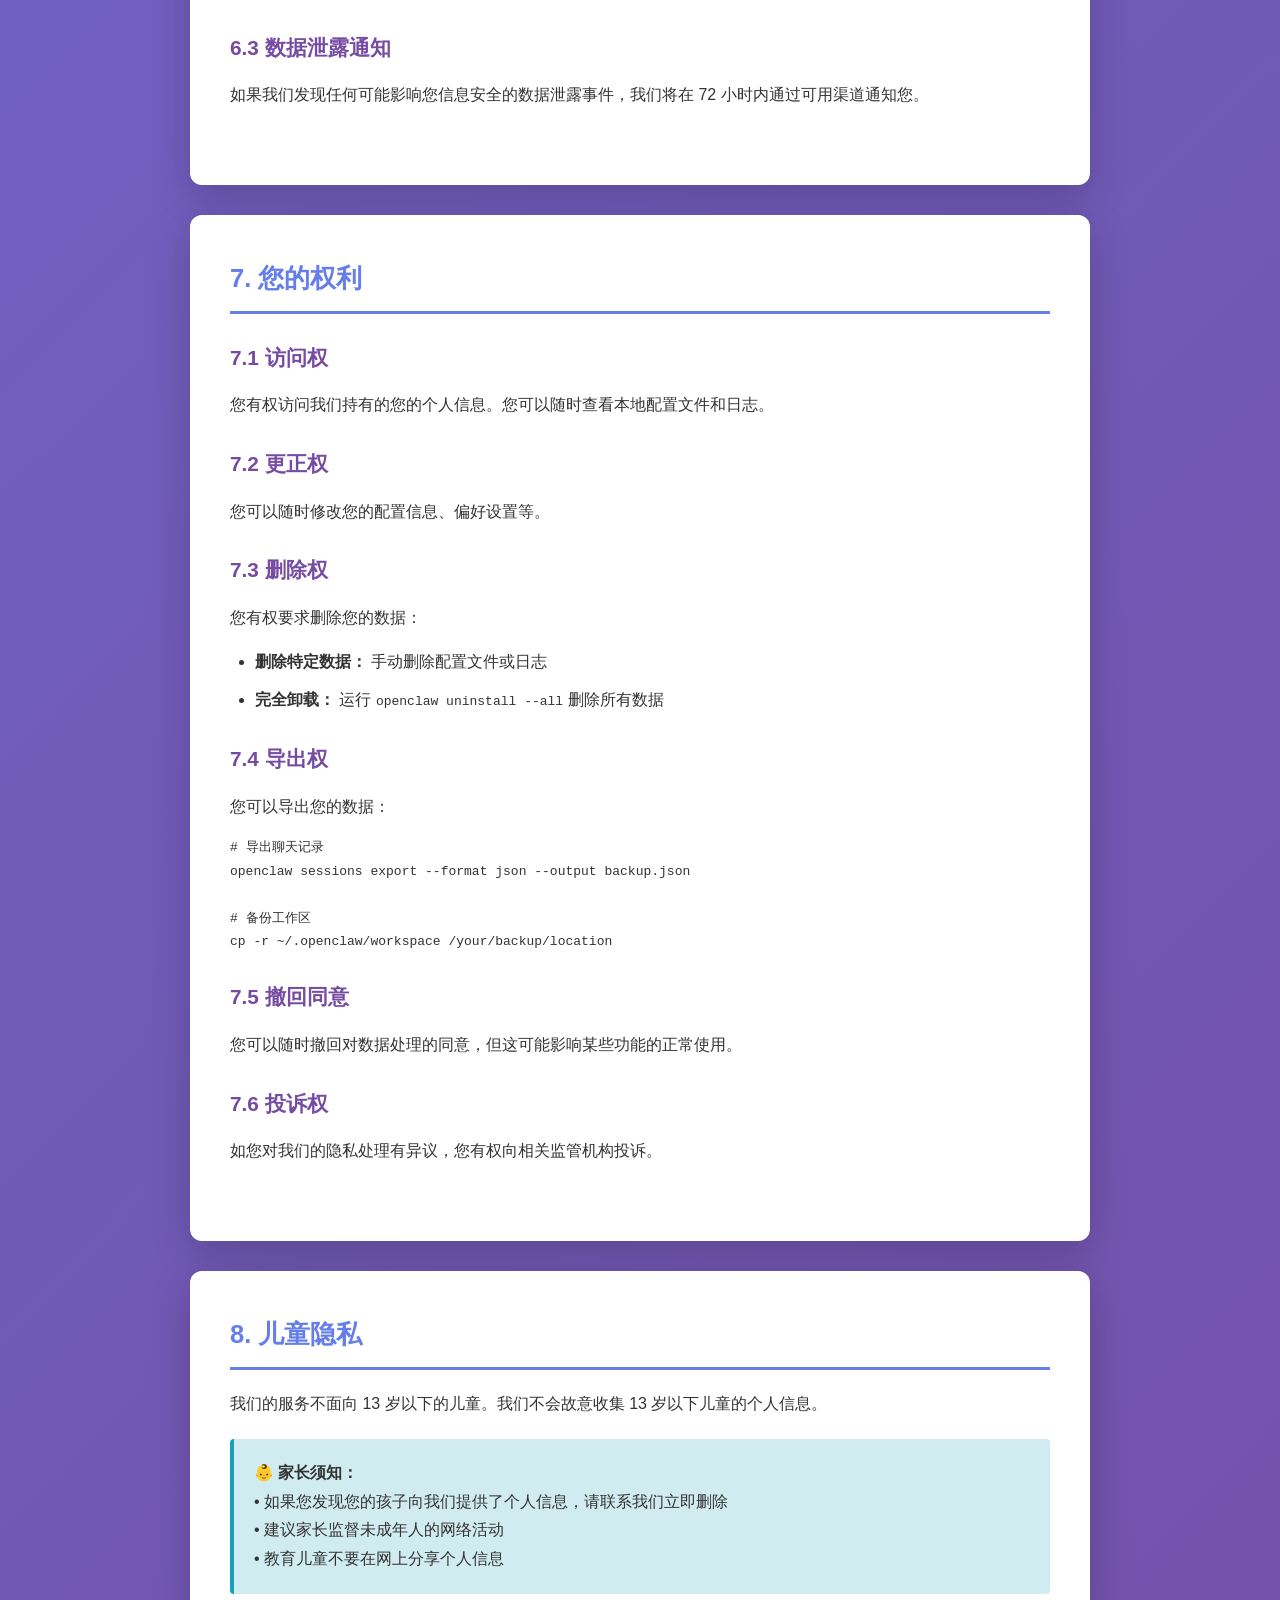
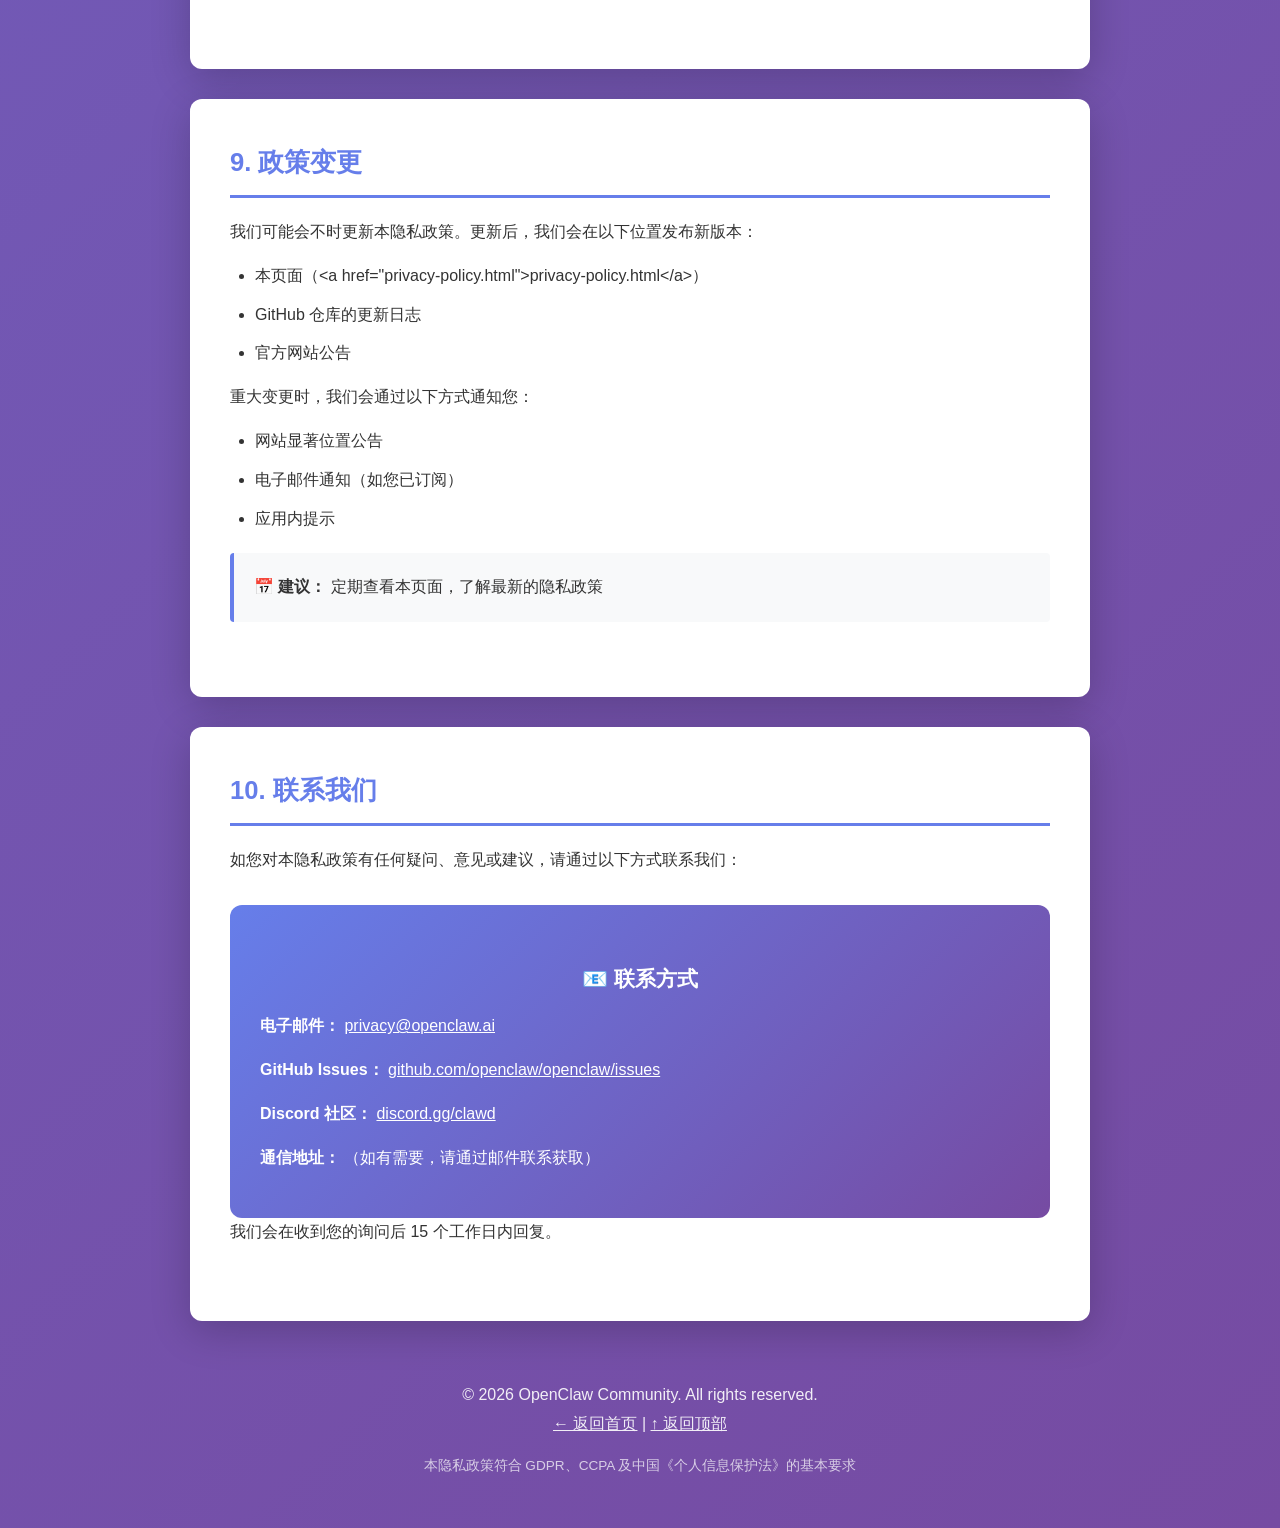
<file: privacy-policy.html>
<!DOCTYPE html>
<html lang="zh-CN">
<head>
    <meta charset="UTF-8">
    <meta name="viewport" content="width=device-width, initial-scale=1.0">
    <title>隐私政策 - OpenClaw</title>
    
    <!-- SEO Meta Tags -->
    <meta name="description" content="OpenClaw 隐私政策 - 了解我们如何收集、使用和保护您的个人信息">
    <meta name="robots" content="index, follow">
    
    <!-- Google AdSense 验证代码（替换为你的实际代码） -->
    <meta name="google-adsense-account" content="ca-pub-XXXXXXXXXXXXXXXX">
    
    <!-- Google Analytics（如有） -->
    <!-- <script async src="https://www.googletagmanager.com/gtag/js?id=G-XXXXXXXXXX"></script> -->
    
    <!-- i18n 多语言支持 -->
    <link rel="stylesheet" href="i18n.css">
    <script src="i18n.js"></script>
    
    <!-- 语言切换按钮样式 -->
    <style>
        .lang-switcher {
            position: fixed;
            top: 20px;
            right: 20px;
            display: flex;
            gap: 5px;
            z-index: 1002;
            background: white;
            padding: 5px;
            border-radius: 25px;
            box-shadow: 0 5px 20px rgba(0,0,0,0.2);
        }
        
        .lang-btn {
            background: transparent;
            border: none;
            width: 40px;
            height: 40px;
            border-radius: 50%;
            cursor: pointer;
            font-size: 0.9em;
            font-weight: 600;
            color: #6c757d;
            transition: all 0.3s;
            display: flex;
            align-items: center;
            justify-content: center;
        }
        
        .lang-btn:hover {
            background: rgba(102, 126, 234, 0.1);
            color: #667eea;
        }
        
        .lang-btn.active {
            background: #667eea;
            color: white;
        }
        
        @media (max-width: 768px) {
            .lang-switcher {
                top: 15px;
                right: 15px;
                padding: 3px;
            }
            
            .lang-btn {
                width: 32px;
                height: 32px;
                font-size: 0.8em;
            }
        }
    </style>
    
    <style>
        * {
            margin: 0;
            padding: 0;
            box-sizing: border-box;
        }
        
        html {
            scroll-behavior: smooth;
        }
        
        body {
            font-family: -apple-system, BlinkMacSystemFont, "Segoe UI", Roboto, "Helvetica Neue", Arial, sans-serif;
            line-height: 1.8;
            color: #333;
            background: linear-gradient(135deg, #667eea 0%, #764ba2 100%);
            min-height: 100vh;
            padding: 20px;
        }
        
        .container {
            max-width: 900px;
            margin: 0 auto;
        }
        
        .header {
            background: white;
            border-radius: 12px;
            padding: 40px;
            margin-bottom: 30px;
            box-shadow: 0 10px 40px rgba(0,0,0,0.2);
            text-align: center;
        }
        
        .header h1 {
            color: #667eea;
            font-size: 2.5em;
            margin-bottom: 10px;
        }
        
        .header p {
            color: #6c757d;
            font-size: 1.1em;
        }
        
        .header .update-date {
            background: #f8f9fa;
            padding: 10px 20px;
            border-radius: 20px;
            display: inline-block;
            margin-top: 15px;
            color: #667eea;
            font-weight: 500;
        }
        
        .content {
            background: white;
            border-radius: 12px;
            padding: 40px;
            margin-bottom: 30px;
            box-shadow: 0 10px 40px rgba(0,0,0,0.2);
        }
        
        .section {
            margin-bottom: 35px;
        }
        
        .section h2 {
            color: #667eea;
            border-bottom: 3px solid #667eea;
            padding-bottom: 10px;
            margin-bottom: 20px;
            font-size: 1.6em;
        }
        
        .section h3 {
            color: #764ba2;
            margin: 25px 0 15px 0;
            font-size: 1.3em;
        }
        
        .section h4 {
            color: #5a67d8;
            margin: 20px 0 10px 0;
            font-size: 1.1em;
        }
        
        .section p {
            margin-bottom: 15px;
            text-align: justify;
        }
        
        .section ul, .section ol {
            margin-left: 25px;
            margin-bottom: 15px;
        }
        
        .section li {
            margin-bottom: 10px;
        }
        
        .highlight-box {
            background: #f8f9fa;
            border-left: 4px solid #667eea;
            padding: 20px;
            margin: 20px 0;
            border-radius: 4px;
        }
        
        .warning-box {
            background: #fff3cd;
            border-left: 4px solid #ffc107;
            padding: 20px;
            margin: 20px 0;
            border-radius: 4px;
        }
        
        .info-box {
            background: #d1ecf1;
            border-left: 4px solid #17a2b8;
            padding: 20px;
            margin: 20px 0;
            border-radius: 4px;
        }
        
        .toc {
            background: #f8f9fa;
            padding: 25px;
            border-radius: 8px;
            margin-bottom: 30px;
        }
        
        .toc h3 {
            color: #667eea;
            margin-bottom: 15px;
        }
        
        .toc ul {
            list-style: none;
            margin-left: 0;
        }
        
        .toc li {
            margin-bottom: 8px;
        }
        
        .toc a {
            color: #667eea;
            text-decoration: none;
            transition: color 0.3s;
        }
        
        .toc a:hover {
            color: #764ba2;
            text-decoration: underline;
        }
        
        .back-link {
            display: inline-block;
            background: #667eea;
            color: white;
            padding: 12px 25px;
            border-radius: 25px;
            text-decoration: none;
            margin-bottom: 20px;
            transition: all 0.3s;
        }
        
        .back-link:hover {
            background: #764ba2;
            transform: translateY(-2px);
        }
        
        .contact-box {
            background: linear-gradient(135deg, #667eea, #764ba2);
            color: white;
            padding: 30px;
            border-radius: 12px;
            text-align: center;
            margin-top: 30px;
        }
        
        .contact-box h3 {
            color: white;
            margin-bottom: 15px;
        }
        
        .contact-box a {
            color: white;
            text-decoration: underline;
        }
        
        .footer {
            text-align: center;
            color: white;
            padding: 30px;
            opacity: 0.9;
        }
        
        .footer a {
            color: white;
            text-decoration: underline;
        }
        
        /* 表格样式 */
        table {
            width: 100%;
            border-collapse: collapse;
            margin: 20px 0;
        }
        
        table th, table td {
            padding: 12px;
            text-align: left;
            border-bottom: 1px solid #dee2e6;
        }
        
        table th {
            background: #667eea;
            color: white;
            font-weight: 600;
        }
        
        table tr:nth-child(even) {
            background: #f8f9fa;
        }
        
        table tr:hover {
            background: #e9ecef;
        }
        
        /* 移动端适配 */
        @media (max-width: 768px) {
            body {
                padding: 10px;
            }
            
            .header, .content {
                padding: 25px;
            }
            
            .header h1 {
                font-size: 1.8em;
            }
            
            .section h2 {
                font-size: 1.4em;
            }
        }
        
        /* 打印样式 */
        @media print {
            body {
                background: white !important;
                color: black !important;
            }
            
            .back-link, .footer {
                display: none;
            }
        }
    </style>
</head>
<body data-page="privacy">
    <!-- 语言切换按钮 -->
    <div class="lang-switcher" id="langSwitcher">
        <button class="lang-btn active" data-lang="zh" onclick="switchLang('zh')" title="中文">中</button>
        <button class="lang-btn" data-lang="en" onclick="switchLang('en')" title="English">EN</button>
    </div>
    
    <div class="container">
        <!-- 返回链接 -->
        <a href="openclaw-intro.html#intro" class="back-link" data-i18n="nav.back">← 返回首页</a>
        
        <!-- 页头 -->
        <div class="header">
            <h1>🔒 <span data-i18n="title.privacy">隐私政策</span></h1>
            <p>OpenClaw Privacy Policy</p>
            <div class="update-date" data-i18n="privacy.lastUpdated">
                📅 最后更新：2026 年 4 月 2 日
            </div>
        </div>
        
        <!-- 目录 -->
        <div class="content">
            <div class="toc">
                <h3 data-i18n="privacy.toc.title">📑 目录</h3>
                <ul>
                    <li><a href="#intro" data-i18n="privacy.toc.intro">1. 引言</a></li>
                    <li><a href="#data-collection" data-i18n="privacy.toc.dataCollection">2. 信息收集</a></li>
                    <li><a href="#data-use" data-i18n="privacy.toc.dataUse">3. 信息使用</a></li>
                    <li><a href="#cookies" data-i18n="privacy.toc.cookies">4. Cookie 和追踪技术</a></li>
                    <li><a href="#third-party" data-i18n="privacy.toc.thirdParty">5. 第三方服务</a></li>
                    <li><a href="#data-protection" data-i18n="privacy.toc.security">6. 数据安全</a></li>
                    <li><a href="#your-rights" data-i18n="privacy.toc.rights">7. 您的权利</a></li>
                    <li><a href="#children" data-i18n="privacy.toc.children">8. 儿童隐私</a></li>
                    <li><a href="#changes" data-i18n="privacy.toc.changes">9. 政策变更</a></li>
                    <li><a href="#contact" data-i18n="privacy.toc.contact">10. 联系我们</a></li>
                </ul>
            </div>
        </div>
        
        <!-- 引言 -->
        <div class="content" id="intro">
            <div class="section">
                <h2 data-i18n="privacy.section.intro.title">1. 引言</h2>
                <p data-i18n="privacy.section.intro.p1">欢迎使用 OpenClaw（以下简称"我们"或"本服务"）。我们非常重视您的隐私保护，本隐私政策旨在向您说明我们如何收集、使用、存储、共享和保护您的个人信息，以及您享有的相关权利。</p>
                
                <div class="highlight-box">
                    <strong data-i18n="privacy.section.intro.tip.title">💡 重要提示：</strong><br>
                    <span data-i18n="privacy.section.intro.tip.1">• OpenClaw 是一个本地运行的 AI 助手框架，大部分数据处理在您的设备上完成</span><br>
                    <span data-i18n="privacy.section.intro.tip.2">• 我们不会主动收集您的个人聊天记录和文件内容</span><br>
                    <span data-i18n="privacy.section.intro.tip.3">• 请仔细阅读本政策，以了解我们对您信息的处理方式</span>
                </div>
                
                <p data-i18n="privacy.section.intro.p2">通过使用我们的服务，您同意按照本隐私政策的规定处理您的信息。如果您不同意本政策的任何内容，请立即停止使用我们的服务。</p>
            </div>
        </div>
        
        <!-- 信息收集 -->
        <div class="content" id="data-collection">
            <div class="section">
                <h2 data-i18n="privacy.section.collection.title">2. 信息收集</h2>
                
                <h3 data-i18n="privacy.section.collection.types.title">2.1 我们收集的信息类型</h3>
                
                <h4 data-i18n="privacy.section.collection.provided.title">📋 您主动提供的信息</h4>
                <ul>
                    <li><strong data-i18n="privacy.section.collection.provided.account">账户信息：</strong> <span data-i18n="privacy.section.collection.provided.account.desc">当您配置 AI 模型时，可能需要提供 API 密钥、OAuth 令牌等认证信息（这些信息存储在本地）</span></li>
                    <li><strong data-i18n="privacy.section.collection.provided.config">配置信息：</strong> <span data-i18n="privacy.section.collection.provided.config.desc">您的偏好设置、工作区路径、渠道配置等</span></li>
                    <li><strong data-i18n="privacy.section.collection.provided.feedback">反馈信息：</strong> <span data-i18n="privacy.section.collection.provided.feedback.desc">当您向我们提交问题报告或建议时提供的信息</span></li>
                </ul>
                
                <h4 data-i18n="privacy.section.collection.auto.title">🤖 自动收集的信息</h4>
                <ul>
                    <li><strong data-i18n="privacy.section.collection.auto.device">设备信息：</strong> <span data-i18n="privacy.section.collection.auto.device.desc">操作系统类型、版本号、设备型号</span></li>
                    <li><strong data-i18n="privacy.section.collection.auto.logs">使用日志：</strong> <span data-i18n="privacy.section.collection.auto.logs.desc">启动时间、会话时长、功能使用频率（匿名统计）</span></li>
                    <li><strong data-i18n="privacy.section.collection.auto.errors">错误日志：</strong> <span data-i18n="privacy.section.collection.auto.errors.desc">崩溃报告、错误堆栈（用于问题排查）</span></li>
                </ul>
                
                <h4 data-i18n="privacy.section.collection.local.title">📝 本地存储的信息</h4>
                <div class="info-box">
                    <strong data-i18n="privacy.section.collection.local.box.title">🏠 本地数据（不上传到我们的服务器）：</strong><br>
                    <span data-i18n="privacy.section.collection.local.box.1">• 聊天记录和对话历史</span><br>
                    <span data-i18n="privacy.section.collection.local.box.2">• 工作区文件和文档</span><br>
                    <span data-i18n="privacy.section.collection.local.box.3">• 记忆文件（MEMORY.md、日常笔记）</span><br>
                    <span data-i18n="privacy.section.collection.local.box.4">• 自定义技能和配置</span>
                </div>
                
                <h3 data-i18n="privacy.section.collection.notcollect.title">2.2 我们不收集的信息</h3>
                <ul>
                    <li data-i18n="privacy.section.collection.notcollect.1">❌ 您的真实姓名、身份证号、电话号码（除非您主动配置）</li>
                    <li data-i18n="privacy.section.collection.notcollect.2">❌ 您的聊天内容和个人文件（仅存储在本地）</li>
                    <li data-i18n="privacy.section.collection.notcollect.3">❌ 您的银行账户或支付信息（我们不直接处理支付）</li>
                    <li data-i18n="privacy.section.collection.notcollect.4">❌ 精确的地理位置信息</li>
                </ul>
            </div>
        </div>
        
        <!-- 信息使用 -->
        <div class="content" id="data-use">
            <div class="section">
                <h2 data-i18n="privacy.section.use.title">3. 信息使用</h2>
                
                <h3 data-i18n="privacy.section.use.how.title">3.1 我们如何使用收集的信息</h3>
                <ul>
                    <li><strong data-i18n="privacy.section.use.how.service">提供服务：</strong> <span data-i18n="privacy.section.use.how.service.desc">运行 AI 助手、处理您的请求、保存配置</span></li>
                    <li><strong data-i18n="privacy.section.use.how.improve">改进产品：</strong> <span data-i18n="privacy.section.use.how.improve.desc">分析使用模式，优化功能和性能</span></li>
                    <li><strong data-i18n="privacy.section.use.how.support">技术支持：</strong> <span data-i18n="privacy.section.use.how.support.desc">诊断和解决技术问题</span></li>
                    <li><strong data-i18n="privacy.section.use.how.security">安全保护：</strong> <span data-i18n="privacy.section.use.how.security.desc">检测和防止欺诈、滥用或非法活动</span></li>
                    <li><strong data-i18n="privacy.section.use.how.contact">通信联系：</strong> <span data-i18n="privacy.section.use.how.contact.desc">发送重要通知、更新公告（需您同意）</span></li>
                </ul>
                
                <h3 data-i18n="privacy.section.use.share.title">3.2 信息共享</h3>
                <div class="warning-box">
                    <strong data-i18n="privacy.section.use.share.warning.title">⚠️ 请注意：</strong> <span data-i18n="privacy.section.use.share.warning.desc">OpenClaw 本身不会共享您的个人信息，但以下情况除外：</span>
                </div>
                <ul>
                    <li><strong data-i18n="privacy.section.use.share.ai">第三方 AI 模型：</strong> <span data-i18n="privacy.section.use.share.ai.desc">当您使用云端 AI 模型（如 Kimi、DeepSeek、Claude 等）时，您的对话内容会发送到对应服务商的服务器，受其隐私政策约束</span></li>
                    <li><strong data-i18n="privacy.section.use.share.legal">法律要求：</strong> <span data-i18n="privacy.section.use.share.legal.desc">根据法律法规要求、诉讼需要或政府机关要求</span></li>
                    <li><strong data-i18n="privacy.section.use.share.transfer">业务转让：</strong> <span data-i18n="privacy.section.use.share.transfer.desc">如发生合并、收购或资产转让，我们会要求新的持有方继续受本政策约束</span></li>
                    <li><strong data-i18n="privacy.section.use.share.consent">您明确同意：</strong> <span data-i18n="privacy.section.use.share.consent.desc">在您明确授权的情况下与其他方共享</span></li>
                </ul>
                
                <h3 data-i18n="privacy.section.use.retention.title">3.3 数据保留</h3>
                <ul>
                    <li><strong data-i18n="privacy.section.use.retention.local">本地数据：</strong> <span data-i18n="privacy.section.use.retention.local.desc">只要您安装并使用 OpenClaw，数据会保留在您的设备上</span></li>
                    <li><strong data-i18n="privacy.section.use.retention.logs">日志文件：</strong> <span data-i18n="privacy.section.use.retention.logs.desc">错误日志和诊断信息默认保留 90 天</span></li>
                    <li><strong data-i18n="privacy.section.use.retention.delete">删除数据：</strong> <span data-i18n="privacy.section.use.retention.delete.desc">卸载 OpenClaw 时，您可以选择删除所有本地数据</span></li>
                </ul>
            </div>
        </div>
        
        <!-- Cookie -->
        <div class="content" id="cookies">
            <div class="section">
                <h2 data-i18n="privacy.section.cookies.title">4. Cookie 和追踪技术</h2>
                
                <h3 data-i18n="privacy.section.cookies.what.title">4.1 什么是 Cookie</h3>
                <p data-i18n="privacy.section.cookies.what.desc">Cookie 是网站存储在您设备上的小型文本文件，用于记录您的偏好和浏览活动。</p>
                
                <h3 data-i18n="privacy.section.cookies.types.title">4.2 我们使用的 Cookie 类型</h3>
                
                <table>
                    <thead>
                        <tr>
                            <th data-i18n="privacy.section.cookies.types.table.type">类型</th>
                            <th data-i18n="privacy.section.cookies.types.table.purpose">用途</th>
                            <th data-i18n="privacy.section.cookies.types.table.duration">保留时间</th>
                        </tr>
                    </thead>
                    <tbody>
                        <tr>
                            <td><strong data-i18n="privacy.section.cookies.types.necessary">必要 Cookie</strong></td>
                            <td data-i18n="privacy.section.cookies.types.necessary.desc">网站基本功能运行（如会话管理）</td>
                            <td data-i18n="privacy.section.cookies.types.necessary.duration">会话期间</td>
                        </tr>
                        <tr>
                            <td><strong data-i18n="privacy.section.cookies.types.functional">功能 Cookie</strong></td>
                            <td data-i18n="privacy.section.cookies.types.functional.desc">记住您的偏好设置（如深色模式）</td>
                            <td data-i18n="privacy.section.cookies.types.functional.duration">1 年</td>
                        </tr>
                        <tr>
                            <td><strong data-i18n="privacy.section.cookies.types.analytics">分析 Cookie</strong></td>
                            <td data-i18n="privacy.section.cookies.types.analytics.desc">Google Analytics 统计访问量（可选）</td>
                            <td data-i18n="privacy.section.cookies.types.analytics.duration">2 年</td>
                        </tr>
                        <tr>
                            <td><strong data-i18n="privacy.section.cookies.types.ads">广告 Cookie</strong></td>
                            <td data-i18n="privacy.section.cookies.types.ads.desc">Google AdSense 展示相关广告</td>
                            <td data-i18n="privacy.section.cookies.types.ads.duration">90 天</td>
                        </tr>
                    </tbody>
                </table>
                
                <h3 data-i18n="privacy.section.cookies.thirdparty.title">4.3 第三方 Cookie</h3>
                <p data-i18n="privacy.section.cookies.thirdparty.desc">我们的网站可能包含第三方服务的 Cookie，例如：</p>
                <ul>
                    <li><strong>Google AdSense：</strong> <span data-i18n="privacy.section.cookies.thirdparty.adsense">用于展示个性化广告</span></li>
                    <li><strong>Google Analytics：</strong> <span data-i18n="privacy.section.cookies.thirdparty.analytics">用于网站流量分析</span></li>
                    <li><strong>GitHub Pages：</strong> <span data-i18n="privacy.section.cookies.thirdparty.github">如果您通过 GitHub Pages 访问</span></li>
                </ul>
                
                <h3 data-i18n="privacy.section.cookies.manage.title">4.4 管理 Cookie</h3>
                <p data-i18n="privacy.section.cookies.manage.desc">您可以通过浏览器设置管理或禁用 Cookie：</p>
                <ul>
                    <li><strong>Chrome：</strong> <span data-i18n="privacy.section.cookies.manage.chrome">设置 → 隐私和安全 → Cookie 及其他网站数据</span></li>
                    <li><strong>Firefox：</strong> <span data-i18n="privacy.section.cookies.manage.firefox">选项 → 隐私与安全 → Cookie 和网站数据</span></li>
                    <li><strong>Safari：</strong> <span data-i18n="privacy.section.cookies.manage.safari">偏好设置 → 隐私 → 管理网站数据</span></li>
                    <li><strong>Edge：</strong> <span data-i18n="privacy.section.cookies.manage.edge">设置 → Cookie 和网站权限</span></li>
                </ul>
                <div class="warning-box">
                    ⚠️ <strong data-i18n="privacy.section.cookies.manage.warning.title">注意：</strong> <span data-i18n="privacy.section.cookies.manage.warning.desc">禁用某些 Cookie 可能会影响网站功能</span>
                </div>
            </div>
        </div>
        
        <!-- 第三方服务 -->
        <div class="content" id="third-party">
            <div class="section">
                <h2 data-i18n="privacy.section.thirdparty.title">5. 第三方服务</h2>
                
                <h3 data-i18n="privacy.section.thirdparty.integrated.title">5.1 集成的第三方服务</h3>
                <p data-i18n="privacy.section.thirdparty.integrated.desc">OpenClaw 可能集成以下第三方服务，它们有各自的隐私政策：</p>
                
                <table>
                    <thead>
                        <tr>
                            <th data-i18n="privacy.section.thirdparty.table.provider">服务提供商</th>
                            <th data-i18n="privacy.section.thirdparty.table.purpose">用途</th>
                            <th data-i18n="privacy.section.thirdparty.table.policy">隐私政策</th>
                        </tr>
                    </thead>
                    <tbody>
                        <tr>
                            <td><strong>Google AdSense</strong></td>
                            <td data-i18n="privacy.section.thirdparty.adsense.purpose">广告投放</td>
                            <td><a href="https://policies.google.com/privacy" target="_blank" data-i18n="privacy.section.thirdparty.google.policy">Google 隐私政策</a></td>
                        </tr>
                        <tr>
                            <td><strong>Google Analytics</strong></td>
                            <td data-i18n="privacy.section.thirdparty.analytics.purpose">网站分析</td>
                            <td><a href="https://policies.google.com/privacy" target="_blank" data-i18n="privacy.section.thirdparty.google.policy">Google 隐私政策</a></td>
                        </tr>
                        <tr>
                            <td><strong>GitHub Pages</strong></td>
                            <td data-i18n="privacy.section.thirdparty.github.purpose">网站托管</td>
                            <td><a href="https://docs.github.com/privacy-policy" target="_blank" data-i18n="privacy.section.thirdparty.github.policy">GitHub 隐私政策</a></td>
                        </tr>
                        <tr>
                            <td><strong>Moonshot (Kimi)</strong></td>
                            <td data-i18n="privacy.section.thirdparty.moonshot.purpose">AI 模型服务</td>
                            <td><a href="https://platform.moonshot.cn/privacy" target="_blank" data-i18n="privacy.section.thirdparty.moonshot.policy">Moonshot 隐私政策</a></td>
                        </tr>
                        <tr>
                            <td><strong>DeepSeek</strong></td>
                            <td data-i18n="privacy.section.thirdparty.deepseek.purpose">AI 模型服务</td>
                            <td><a href="https://platform.deepseek.com/privacy" target="_blank" data-i18n="privacy.section.thirdparty.deepseek.policy">DeepSeek 隐私政策</a></td>
                        </tr>
                        <tr>
                            <td><strong data-i18n="privacy.section.thirdparty.qwen.name">通义千问</strong></td>
                            <td data-i18n="privacy.section.thirdparty.qwen.purpose">AI 模型服务</td>
                            <td><a href="https://www.aliyun.com/legal/privacy" target="_blank" data-i18n="privacy.section.thirdparty.qwen.policy">阿里云隐私政策</a></td>
                        </tr>
                    </tbody>
                </table>
                
                <h3 data-i18n="privacy.section.thirdparty.links.title">5.2 外部链接</h3>
                <p data-i18n="privacy.section.thirdparty.links.desc">我们的网站可能包含指向第三方网站或服务的链接。我们无法控制这些外部网站的内容或隐私实践，建议您阅读它们的隐私政策。</p>
            </div>
        </div>
        
        <!-- 数据安全 -->
        <div class="content" id="data-protection">
            <div class="section">
                <h2 data-i18n="privacy.section.security.title">6. 数据安全</h2>
                
                <h3 data-i18n="privacy.section.security.measures.title">6.1 安全措施</h3>
                <p data-i18n="privacy.section.security.measures.desc">我们采取合理的技术和组织措施保护您的信息安全：</p>
                <ul>
                    <li><strong data-i18n="privacy.section.security.measures.encryption">本地加密：</strong> <span data-i18n="privacy.section.security.measures.encryption.desc">敏感配置信息（如 API 密钥）可加密存储</span></li>
                    <li><strong data-i18n="privacy.section.security.measures.access">访问控制：</strong> <span data-i18n="privacy.section.security.measures.access.desc">工作区文件权限管理</span></li>
                    <li><strong data-i18n="privacy.section.security.measures.updates">安全更新：</strong> <span data-i18n="privacy.section.security.measures.updates.desc">定期发布安全补丁和版本更新</span></li>
                    <li><strong data-i18n="privacy.section.security.measures.audit">代码审计：</strong> <span data-i18n="privacy.section.security.measures.audit.desc">开源代码接受社区监督</span></li>
                </ul>
                
                <h3 data-i18n="privacy.section.security.yourresponsibility.title">6.2 您的安全责任</h3>
                <div class="warning-box">
                    <strong data-i18n="privacy.section.security.yourresponsibility.warning.title">⚠️ 请注意：</strong> <span data-i18n="privacy.section.security.yourresponsibility.warning.desc">由于 OpenClaw 主要在您的本地设备上运行，您也负有重要的安全责任：</span>
                </div>
                <ul>
                    <li data-i18n="privacy.section.security.yourresponsibility.1">妥善保管您的 API 密钥和认证信息</li>
                    <li data-i18n="privacy.section.security.yourresponsibility.2">定期更新 OpenClaw 到最新版本</li>
                    <li data-i18n="privacy.section.security.yourresponsibility.3">不要将配置文件提交到公共代码仓库</li>
                    <li data-i18n="privacy.section.security.yourresponsibility.4">使用强密码保护您的设备</li>
                    <li data-i18n="privacy.section.security.yourresponsibility.5">定期备份重要数据</li>
                </ul>
                
                <h3 data-i18n="privacy.section.security.breach.title">6.3 数据泄露通知</h3>
                <p data-i18n="privacy.section.security.breach.desc">如果我们发现任何可能影响您信息安全的数据泄露事件，我们将在 72 小时内通过可用渠道通知您。</p>
            </div>
        </div>
        
        <!-- 您的权利 -->
        <div class="content" id="your-rights">
            <div class="section">
                <h2 data-i18n="privacy.section.rights.title">7. 您的权利</h2>
                
                <h3 data-i18n="privacy.section.rights.access.title">7.1 访问权</h3>
                <p data-i18n="privacy.section.rights.access.desc">您有权访问我们持有的您的个人信息。您可以随时查看本地配置文件和日志。</p>
                
                <h3 data-i18n="privacy.section.rights.rectification.title">7.2 更正权</h3>
                <p data-i18n="privacy.section.rights.rectification.desc">您可以随时修改您的配置信息、偏好设置等。</p>
                
                <h3 data-i18n="privacy.section.rights.erasure.title">7.3 删除权</h3>
                <p data-i18n="privacy.section.rights.erasure.desc">您有权要求删除您的数据：</p>
                <ul>
                    <li><strong data-i18n="privacy.section.rights.erasure.specific">删除特定数据：</strong> <span data-i18n="privacy.section.rights.erasure.specific.desc">手动删除配置文件或日志</span></li>
                    <li><strong data-i18n="privacy.section.rights.erasure.complete">完全卸载：</strong> <span data-i18n="privacy.section.rights.erasure.complete.desc">运行</span> <code>openclaw uninstall --all</code> <span data-i18n="privacy.section.rights.erasure.complete.desc2">删除所有数据</span></li>
                </ul>
                
                <h3 data-i18n="privacy.section.rights.portability.title">7.4 导出权</h3>
                <p data-i18n="privacy.section.rights.portability.desc">您可以导出您的数据：</p>
                <pre><code># <span data-i18n="privacy.section.rights.portability.cmd1">导出聊天记录</span>
openclaw sessions export --format json --output backup.json

# <span data-i18n="privacy.section.rights.portability.cmd2">备份工作区</span>
cp -r ~/.openclaw/workspace /your/backup/location</code></pre>
                
                <h3 data-i18n="privacy.section.rights.withdraw.title">7.5 撤回同意</h3>
                <p data-i18n="privacy.section.rights.withdraw.desc">您可以随时撤回对数据处理的同意，但这可能影响某些功能的正常使用。</p>
                
                <h3 data-i18n="privacy.section.rights.complaint.title">7.6 投诉权</h3>
                <p data-i18n="privacy.section.rights.complaint.desc">如您对我们的隐私处理有异议，您有权向相关监管机构投诉。</p>
            </div>
        </div>
        
        <!-- 儿童隐私 -->
        <div class="content" id="children">
            <div class="section">
                <h2 data-i18n="privacy.section.children.title">8. 儿童隐私</h2>
                
                <p data-i18n="privacy.section.children.desc">我们的服务不面向 13 岁以下的儿童。我们不会故意收集 13 岁以下儿童的个人信息。</p>
                
                <div class="info-box">
                    <strong data-i18n="privacy.section.children.box.title">👶 家长须知：</strong><br>
                    <span data-i18n="privacy.section.children.box.1">• 如果您发现您的孩子向我们提供了个人信息，请联系我们立即删除</span><br>
                    <span data-i18n="privacy.section.children.box.2">• 建议家长监督未成年人的网络活动</span><br>
                    <span data-i18n="privacy.section.children.box.3">• 教育儿童不要在网上分享个人信息</span>
                </div>
            </div>
        </div>
        
        <!-- 政策变更 -->
        <div class="content" id="changes">
            <div class="section">
                <h2 data-i18n="privacy.section.changes.title">9. 政策变更</h2>
                
                <p data-i18n="privacy.section.changes.p1">我们可能会不时更新本隐私政策。更新后，我们会在以下位置发布新版本：</p>
                <ul>
                    <li data-i18n="privacy.section.changes.location.1">本页面（<a href="privacy-policy.html">privacy-policy.html</a>）</li>
                    <li data-i18n="privacy.section.changes.location.2">GitHub 仓库的更新日志</li>
                    <li data-i18n="privacy.section.changes.location.3">官方网站公告</li>
                </ul>
                
                <p data-i18n="privacy.section.changes.p2">重大变更时，我们会通过以下方式通知您：</p>
                <ul>
                    <li data-i18n="privacy.section.changes.notify.1">网站显著位置公告</li>
                    <li data-i18n="privacy.section.changes.notify.2">电子邮件通知（如您已订阅）</li>
                    <li data-i18n="privacy.section.changes.notify.3">应用内提示</li>
                </ul>
                
                <div class="highlight-box">
                    <strong data-i18n="privacy.section.changes.tip.title">📅 建议：</strong> <span data-i18n="privacy.section.changes.tip.desc">定期查看本页面，了解最新的隐私政策</span>
                </div>
            </div>
        </div>
        
        <!-- 联系我们 -->
        <div class="content" id="contact">
            <div class="section">
                <h2 data-i18n="privacy.section.contact.title">10. 联系我们</h2>
                
                <p data-i18n="privacy.section.contact.desc">如您对本隐私政策有任何疑问、意见或建议，请通过以下方式联系我们：</p>
                
                <div class="contact-box">
                    <h3 data-i18n="privacy.section.contact.box.title">📧 联系方式</h3>
                    <p><strong data-i18n="privacy.section.contact.email">电子邮件：</strong> <a href="mailto:privacy@openclaw.ai">privacy@openclaw.ai</a></p>
                    <p><strong data-i18n="privacy.section.contact.github">GitHub Issues：</strong> <a href="https://github.com/openclaw/openclaw/issues" target="_blank">github.com/openclaw/openclaw/issues</a></p>
                    <p><strong data-i18n="privacy.section.contact.discord">Discord 社区：</strong> <a href="https://discord.com/invite/clawd" target="_blank">discord.gg/clawd</a></p>
                    <p><strong data-i18n="privacy.section.contact.address">通信地址：</strong> <span data-i18n="privacy.section.contact.address.desc">（如有需要，请通过邮件联系获取）</span></p>
                </div>
                
                <p data-i18n="privacy.section.contact.response">我们会在收到您的询问后 15 个工作日内回复。</p>
            </div>
        </div>
        
        <!-- 页脚 -->
        <div class="footer">
            <p data-i18n="footer.copyright">© 2026 OpenClaw Community. All rights reserved.</p>
            <p>
                <a href="openclaw-intro.html#intro" data-i18n="nav.back">返回首页</a> | 
                <a href="#intro" data-i18n="nav.backTop">返回顶部</a>
            </p>
            <p style="margin-top: 15px; font-size: 0.85em; opacity: 0.8;" data-i18n="privacy.footer.compliance">
                本隐私政策符合 GDPR、CCPA 及中国《个人信息保护法》的基本要求
            </p>
        </div>
    </div>
    
    <script>
        // 平滑滚动
        document.querySelectorAll('a[href^="#"]').forEach(anchor => {
            anchor.addEventListener('click', function (e) {
                e.preventDefault();
                const target = document.querySelector(this.getAttribute('href'));
                if (target) {
                    target.scrollIntoView({
                        behavior: 'smooth',
                        block: 'start'
                    });
                }
            });
        });
        
        // 自动更新年份
        const yearSpans = document.querySelectorAll('.year');
        yearSpans.forEach(span => {
            span.textContent = new Date().getFullYear();
        });
    </script>
</body>
</html>
</file>
<file: i18n.css>
/* i18n.css - Language switcher styles */

/* 语言切换器容器 */
.lang-switcher {
    position: fixed;
    top: 20px;
    right: 80px;
    display: flex;
    gap: 5px;
    z-index: 1002;
    background: white;
    padding: 5px;
    border-radius: 25px;
    box-shadow: 0 5px 20px rgba(0,0,0,0.2);
}

/* 语言按钮 */
.lang-btn {
    background: transparent;
    border: none;
    width: 40px;
    height: 40px;
    border-radius: 50%;
    cursor: pointer;
    font-size: 0.9em;
    font-weight: 600;
    color: #6c757d;
    transition: all 0.3s;
    display: flex;
    align-items: center;
    justify-content: center;
}

.lang-btn:hover {
    background: rgba(102, 126, 234, 0.1);
    color: #667eea;
}

.lang-btn.active {
    background: #667eea;
    color: white;
}

/* 深色模式适配 */
body.dark-mode .lang-switcher {
    background: #1e1e2e;
}

body.dark-mode .lang-btn {
    color: #a0a0a0;
}

body.dark-mode .lang-btn:hover {
    background: rgba(118, 75, 162, 0.2);
    color: #764ba2;
}

body.dark-mode .lang-btn.active {
    background: #764ba2;
    color: white;
}

/* 移动端适配 */
@media (max-width: 768px) {
    .lang-switcher {
        top: 15px;
        right: 65px;
        padding: 3px;
    }
    
    .lang-btn {
        width: 32px;
        height: 32px;
        font-size: 0.8em;
    }
}

/* 当主题切换按钮不存在时的默认位置 */
.lang-switcher:not(:has(+ .theme-toggle)) {
    right: 20px;
}

/* 打印时隐藏 */
@media print {
    .lang-switcher {
        display: none !important;
    }
}
</file>
